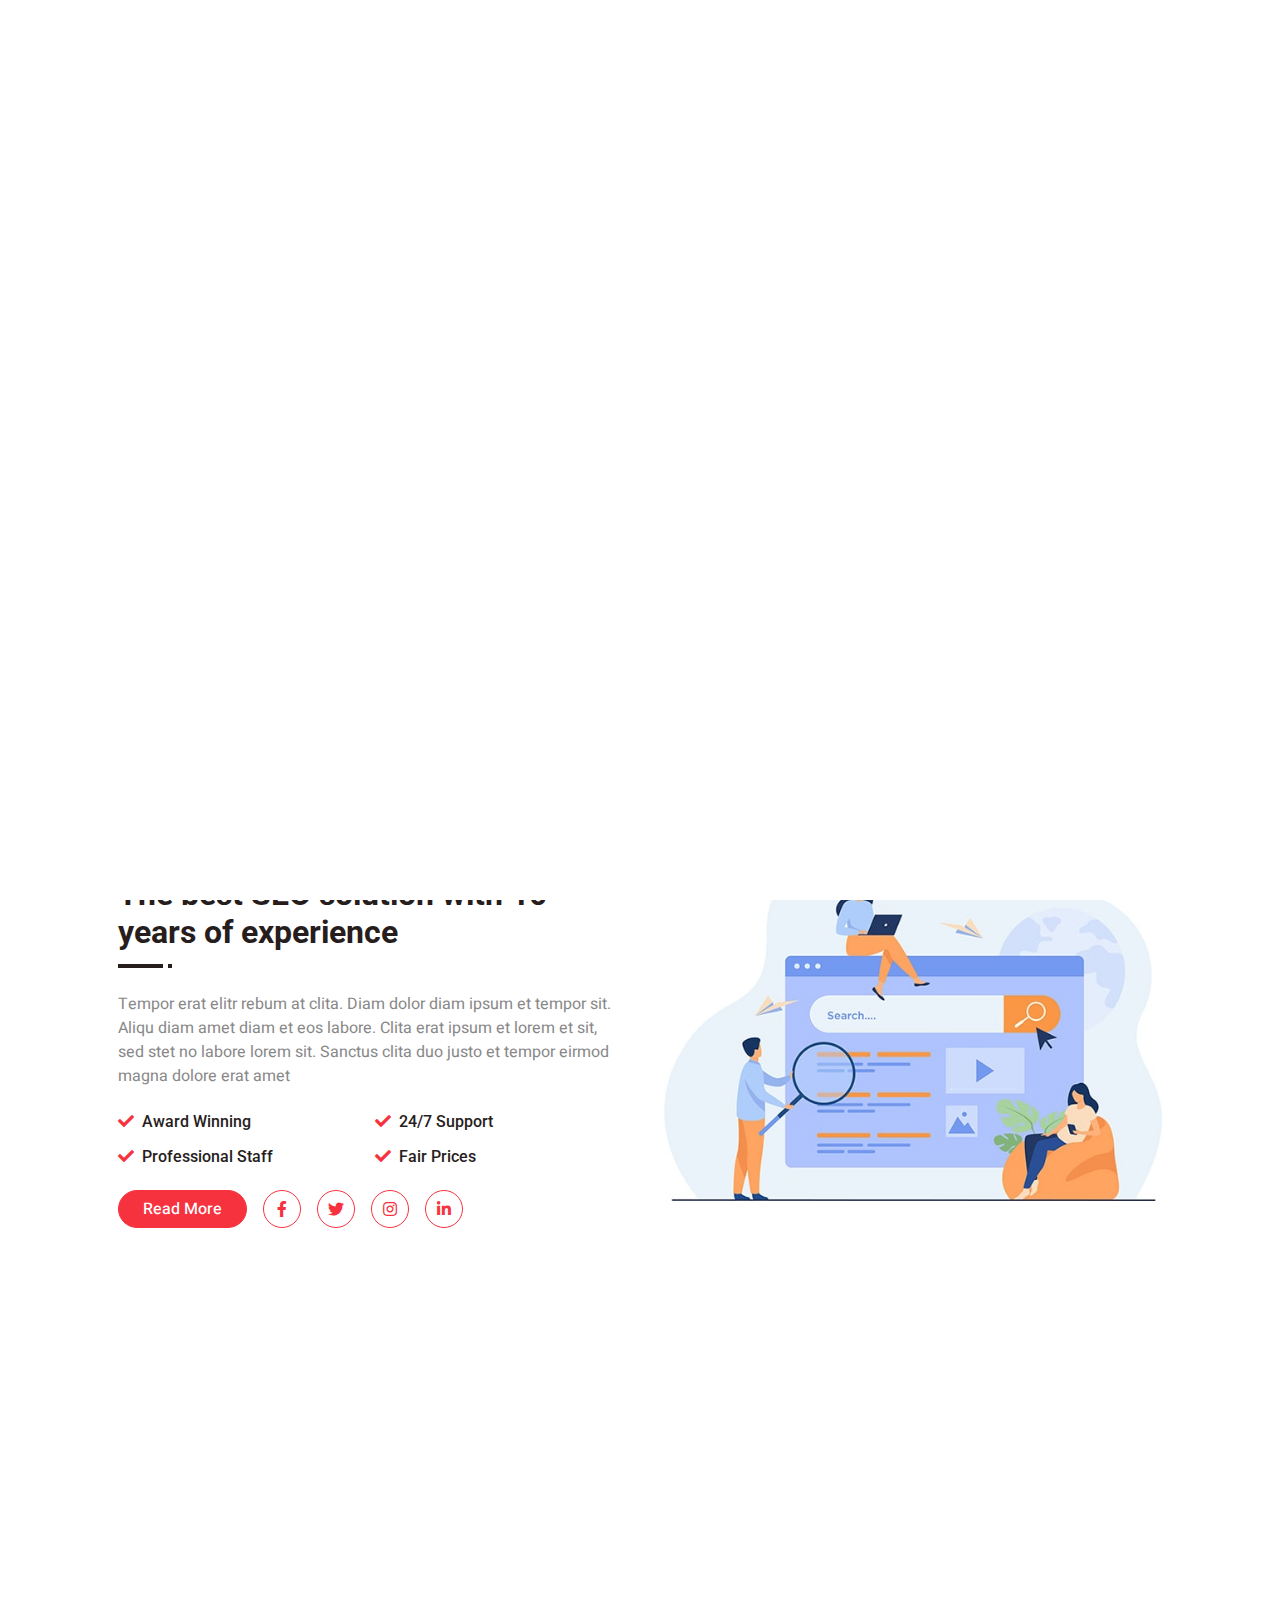
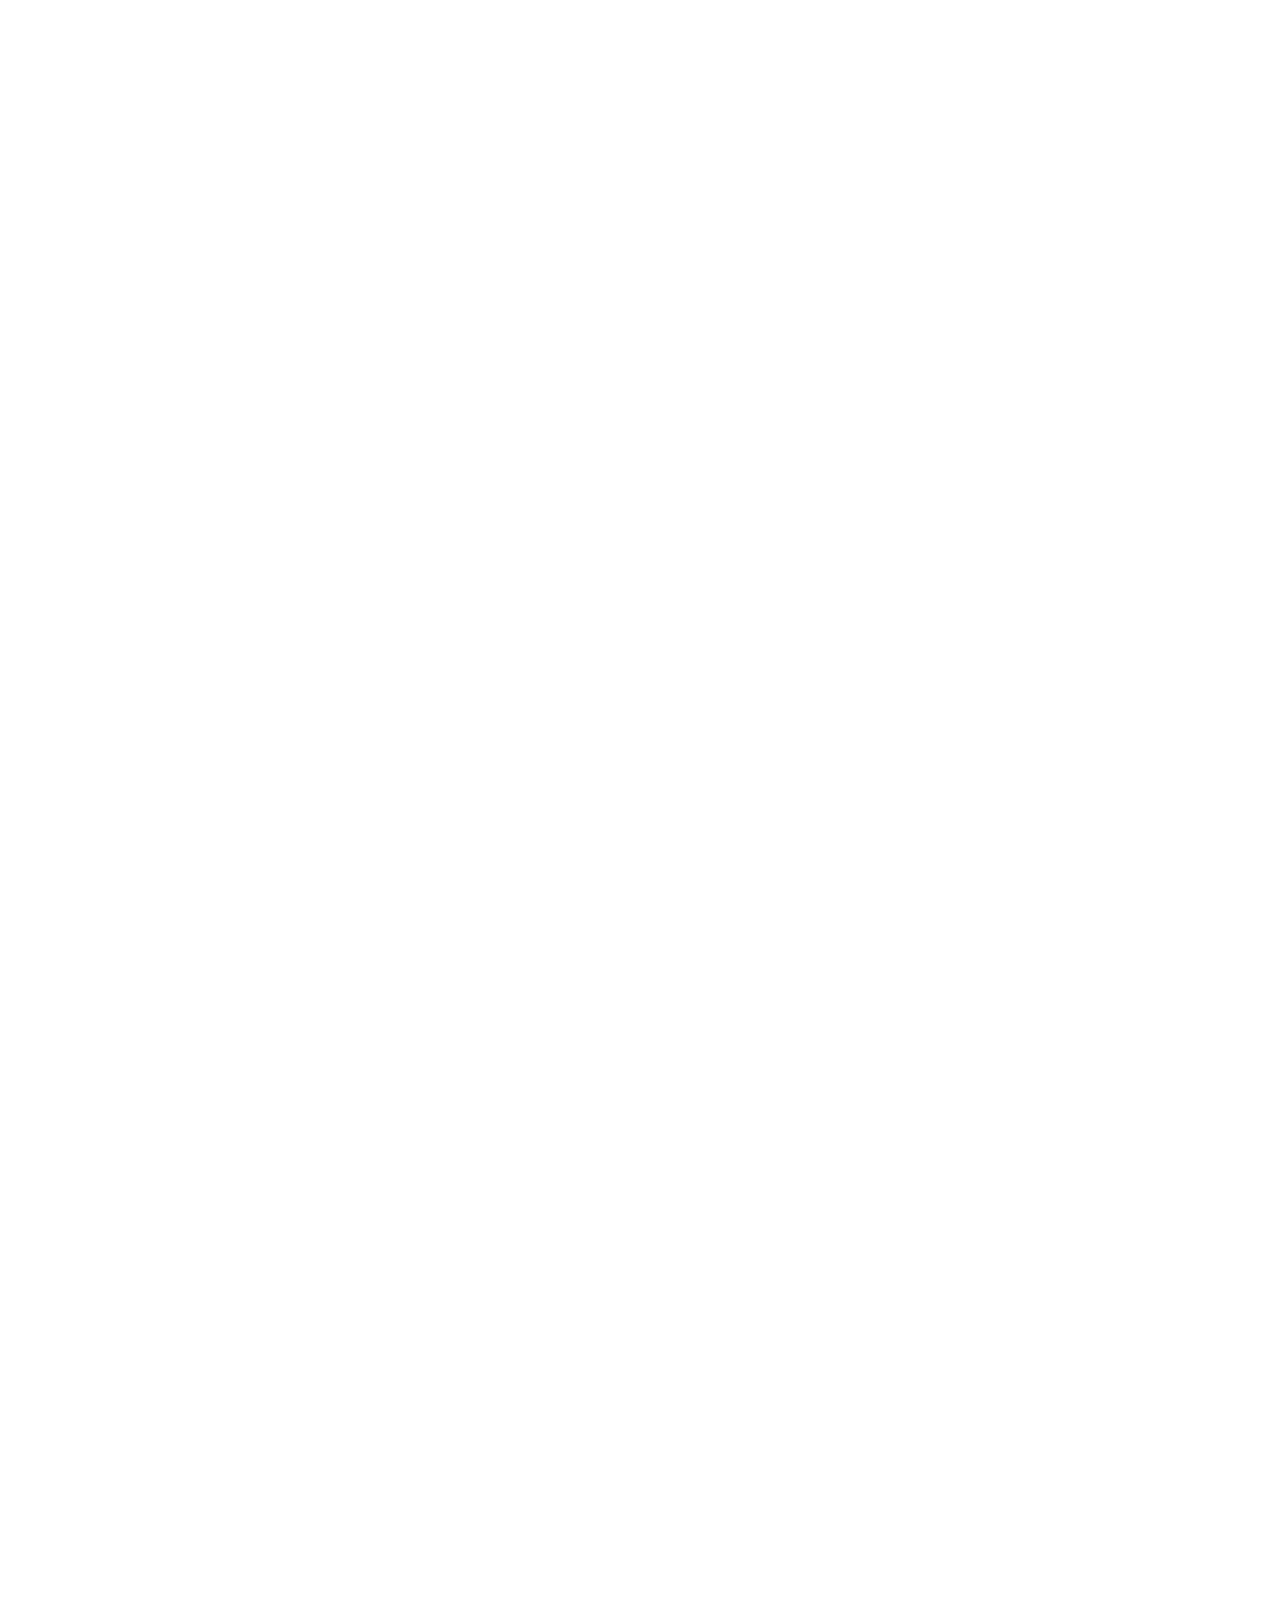
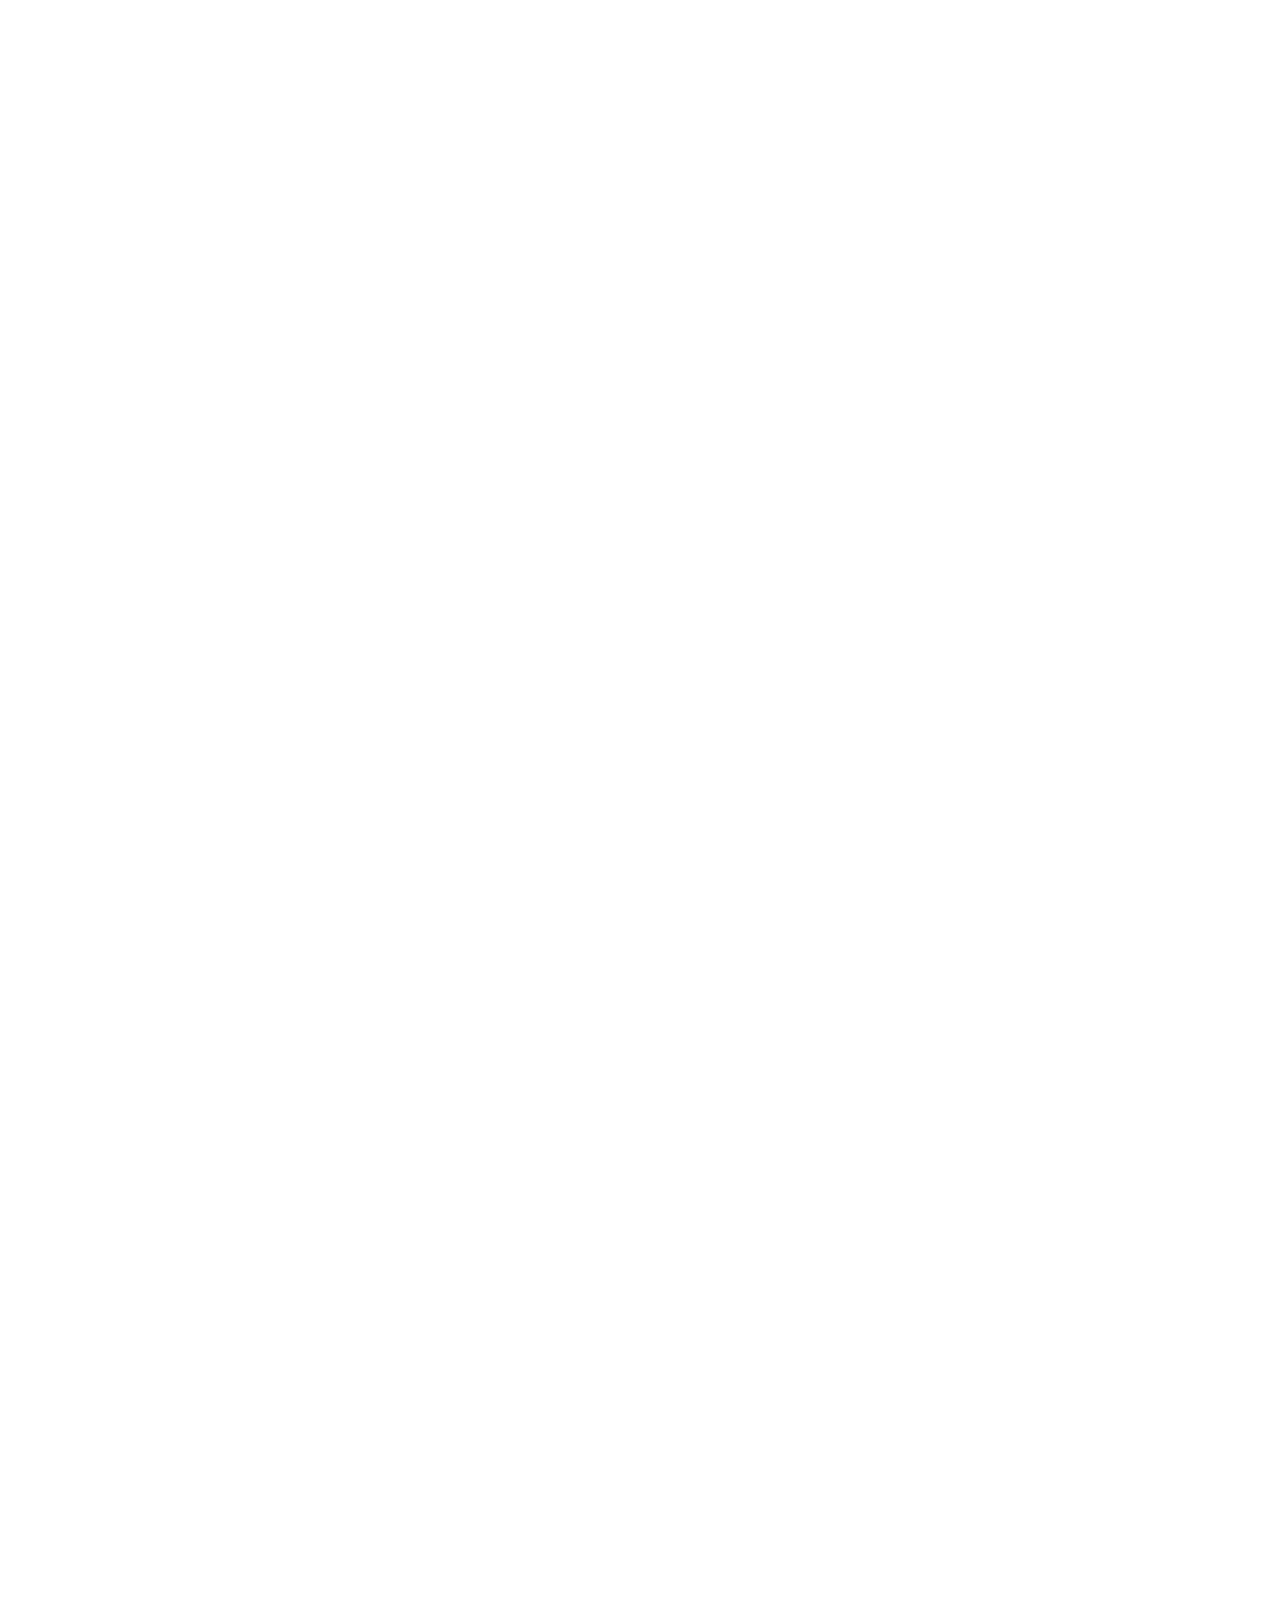
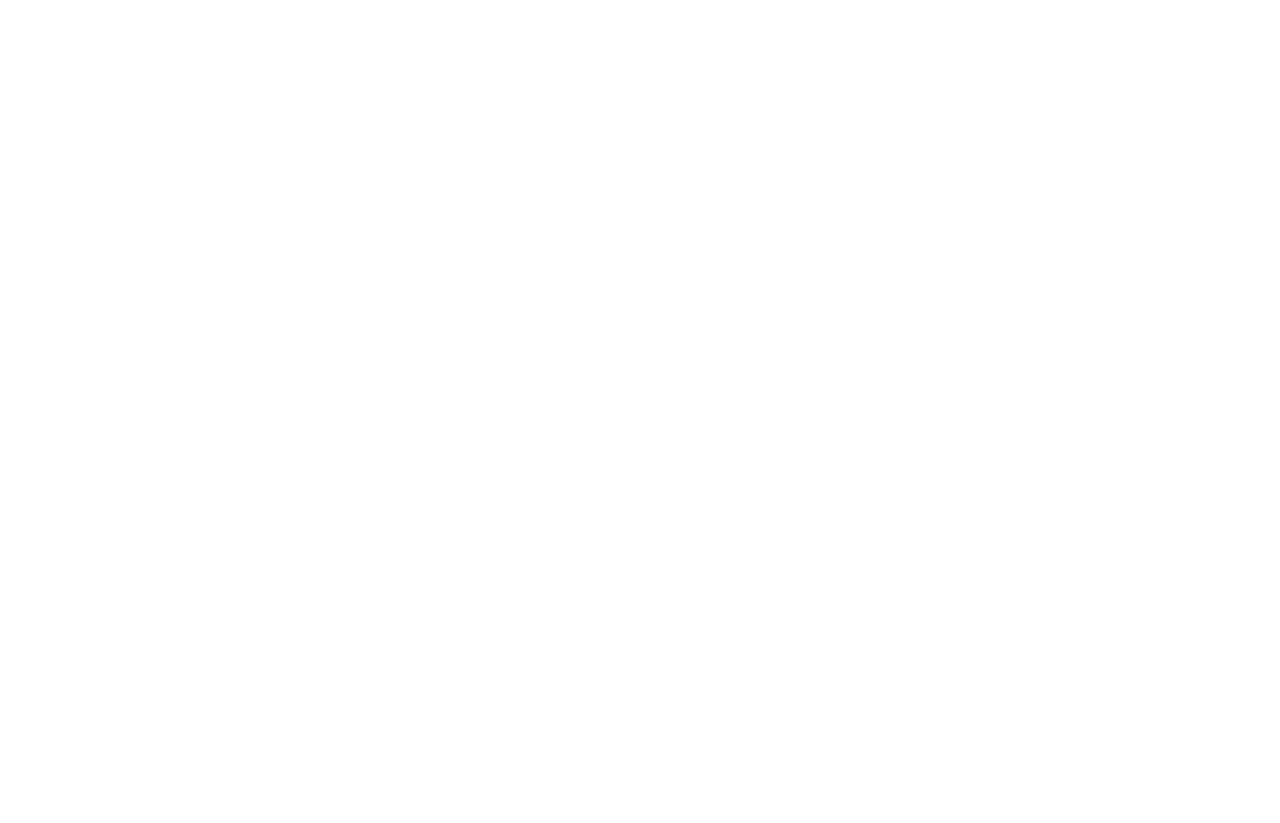
<file: index.html>
<!DOCTYPE html>
<html lang="en">

<head>
    <meta charset="utf-8">
    <title>VOIPED STAGING</title>
    <meta content="width=device-width, initial-scale=1.0" name="viewport">
    <meta content="" name="keywords">
    <meta content="" name="description">

    <!-- Favicon -->
    <link href="/img/voipedlogo.png" rel="icon">

    <!-- Font Awesome CDN -->

    <link rel="stylesheet" href="https://cdnjs.cloudflare.com/ajax/libs/font-awesome/6.2.1/css/all.min.css"/>


    <!-- Google Web Fonts -->
    <link rel="preconnect" href="https://fonts.googleapis.com">
    <link rel="preconnect" href="https://fonts.gstatic.com" crossorigin>
    <link href="https://fonts.googleapis.com/css2?family=Heebo:wght@400;500&family=Roboto:wght@400;500;700&display=swap" rel="stylesheet"> 

    <!-- Icon Font Stylesheet -->
    <link href="https://cdnjs.cloudflare.com/ajax/libs/font-awesome/5.10.0/css/all.min.css" rel="stylesheet">
    <link href="https://cdn.jsdelivr.net/npm/bootstrap-icons@1.4.1/font/bootstrap-icons.css" rel="stylesheet">

    <!-- Libraries Stylesheet -->
    <link href="lib/animate/animate.min.css" rel="stylesheet">
    <link href="lib/owlcarousel/assets/owl.carousel.min.css" rel="stylesheet">
    <link href="lib/lightbox/css/lightbox.min.css" rel="stylesheet">

    <!-- jquery cdn -->
    <script src="https://code.jquery.com/jquery-3.6.3.js" integrity="sha256-nQLuAZGRRcILA+6dMBOvcRh5Pe310sBpanc6+QBmyVM=" crossorigin="anonymous"></script>

    <!-- Customized Bootstrap Stylesheet -->
    <link href="css/bootstrap.min.css" rel="stylesheet">

    <!-- Template Stylesheet -->
    <link href="css/style.css" rel="stylesheet">
</head>

<body class="main-body">
    <div class="container-xxl p-0">
        <!-- Spinner Start -->
        <div id="spinner" class="show spinner position-fixed translate-middle w-100 vh-100 top-50 start-50 d-flex align-items-center justify-content-center">
            <div class="spinner-grow text-primary" style="width: 3rem; height: 3rem;" role="status">
                <span class="sr-only">Loading...</span>
            </div>
        </div>
        <!-- Spinner End -->


        <!-- Navbar & Hero Start -->
        <div class="container-xxl position-relative p-0">
            <nav class="navbar navbar-expand-lg navbar-light px-4 px-lg-5 py-3 py-lg-0">
                <a href="" class="navbar-brand  p-2">
                    <h1 class="m-0 main-logo"></h1>
                    <!-- <img src="img/logo.png" alt="Logo"> -->
                </a>
                <button class="navbar-toggler border-danger" type="button" data-bs-toggle="collapse" data-bs-target="#navbarCollapse">
                    <span class="fa fa-bars" style="color: var(--primary);"></span>
                </button>
                <div class="collapse navbar-collapse" id="navbarCollapse">
                    <div class="navbar-nav ms-auto py-0">
                        <a href="index.html" class="nav-item nav-link active">Home</a>
                        <a href="about.html" class="nav-item nav-link">About</a>
                        <a href="service.html" class="nav-item nav-link">Service</a>
                        <a href="project.html" class="nav-item nav-link">Project</a>
                        <div class="nav-item dropdown">
                            <a href="#" class="nav-link dropdown-toggle" data-bs-toggle="dropdown">Pages</a>
                            <div class="dropdown-menu m-0">
                                <a href="team.html" class="dropdown-item">Our Team</a>
                                <a href="testimonial.html" class="dropdown-item">Testimonial</a>
                                <a href="404.html" class="dropdown-item">404 Page</a>
                            </div>
                        </div>
                        <a href="contact.html" class="nav-item nav-link">Contact</a>
                        
                    </div>
                    <button class="toggle-switch mx-3"><h3 class="mode-text"><i class="fa fa-moon"></i> Dark Mode</h3></button>
            </nav>

            <div class="container- py-5 bg-primary hero-header mb-5">
                <div class="container my-5 py-5 px-lg-5">
                    <div class="row g-5 py-5">
                        <div class="col-lg-6 text-center text-lg-start">
                            <h1 class="text-white mb-4 animated zoomIn">All in one SEO tool need to grow your business rapidly</h1>
                            <p class="text-white pb-3 animated zoomIn">Tempor rebum no at dolore lorem clita rebum rebum ipsum rebum stet dolor sed justo kasd. Ut dolor sed magna dolor sea diam. Sit diam sit justo amet ipsum vero ipsum clita lorem</p>
                            <a href="" class="btn btn-1 py-sm-3 px-sm-5 rounded-pill me-3 animated slideInLeft">Free Quote</a>
                            <a href="" class="btn btn-outline-light py-sm-3 px-sm-5 rounded-pill animated slideInRight">Contact Us</a>
                        </div>
                        <div class="col-lg-6 text-center text-lg-start">
                            <img class="img-fluid dance-img" src="img/hero.png" alt="">
                        </div>
                    </div>
                </div>
            </div>
        </div>
        <!-- Navbar & Hero End -->


        <!-- Full Screen Search Start -->
        <div class="modal fade" id="searchModal" tabindex="-1">
            <div class="modal-dialog modal-fullscreen">
                <div class="modal-content" style="background: rgba(29, 29, 39, 0.7);">
                    <div class="modal-header border-0">
                        <button type="button" class="btn bg-white btn-close" data-bs-dismiss="modal" aria-label="Close"></button>
                    </div>
                    <div class="modal-body d-flex align-items-center justify-content-center">
                        <div class="input-group" style="max-width: 600px;">
                            <input type="text" class="form-control bg-transparent border-light p-3" placeholder="Type search keyword">
                            <button class="btn btn-light px-4"><i class="bi bi-search"></i></button>
                        </div>
                    </div>
                </div>
            </div>
        </div>
        <!-- Full Screen Search End -->


        <!-- About Start -->
        <div class="container-xxl py-5">
            <div class="container px-lg-5">
                <div class="row g-5">
                    <div class="col-lg-6 wow fadeInUp" data-wow-delay="0.1s">
                        <div class="section-title position-relative mb-4 pb-2">
                            <h6 class="position-relative text-primary ps-4">About Us</h6>
                            <h2 class="mt-2">The best SEO solution with 10 years of experience</h2>
                        </div>
                        <p class="mb-4">Tempor erat elitr rebum at clita. Diam dolor diam ipsum et tempor sit. Aliqu diam amet diam et eos labore. Clita erat ipsum et lorem et sit, sed stet no labore lorem sit. Sanctus clita duo justo et tempor eirmod magna dolore erat amet</p>
                        <div class="row g-3">
                            <div class="col-sm-6">
                                <h6 class="mb-3"><i class="fa fa-check text-primary me-2"></i>Award Winning</h6>
                                <h6 class="mb-0"><i class="fa fa-check text-primary me-2"></i>Professional Staff</h6>
                            </div>
                            <div class="col-sm-6">
                                <h6 class="mb-3"><i class="fa fa-check text-primary me-2"></i>24/7 Support</h6>
                                <h6 class="mb-0"><i class="fa fa-check text-primary me-2"></i>Fair Prices</h6>
                            </div>
                        </div>
                        <div class="d-flex align-items-center mt-4">
                            <a class="btn btn-primary rounded-pill px-4 me-3" href="">Read More</a>
                            <a class="btn btn-outline-primary btn-square me-3" href=""><i class="fab fa-facebook-f"></i></a>
                            <a class="btn btn-outline-primary btn-square me-3" href=""><i class="fab fa-twitter"></i></a>
                            <a class="btn btn-outline-primary btn-square me-3" href=""><i class="fab fa-instagram"></i></a>
                            <a class="btn btn-outline-primary btn-square" href=""><i class="fab fa-linkedin-in"></i></a>
                        </div>
                    </div>
                    <div class="col-lg-6">
                        <img class="img-fluid wow zoomIn" data-wow-delay="0.5s" src="img/about.jpg">
                    </div>
                </div>
            </div>
        </div>
        <!-- About End -->


        <!-- Newsletter Start -->
        <div class="container-xxl bg-primary newsletter my-5 wow fadeInUp" data-wow-delay="0.1s">
            <div class="container px-lg-5">
                <div class="row align-items-center" style="height: 250px;">
                    <div class="col-12 col-md-6">
                        <h3 class="text-white">Ready to get started</h3>
                        <small class="text-white">Diam elitr est dolore at sanctus nonumy.</small>
                        <div class="position-relative w-100 mt-3">
                            <input class="form-control border-0 rounded-pill w-100 ps-4 pe-5" type="text" placeholder="Enter Your Email" style="height: 48px;">
                            <button type="button" class="btn shadow-none position-absolute top-0 end-0 mt-1 me-2"><i class="fa fa-paper-plane text-primary fs-4"></i></button>
                        </div>
                    </div>
                    <div class="col-md-6 text-center mb-n5 d-none d-md-block">
                        <img class="img-fluid mt-5" style="height: 250px;" src="img/newsletter.png">
                    </div>
                </div>
            </div>
        </div>
        <!-- Newsletter End -->

        <!-- Service Start -->
        <div class="container-xxl py-5">
            <div class="container px-lg-5">
                <div class="section-title position-relative text-center mb-5 pb-2 wow fadeInUp" data-wow-delay="0.1s">
                    <h6 class="position-relative d-inline text-primary ps-4">Our Services</h6>
                    <h2 class="mt-2">What Solutions We Provide</h2>
                </div>
                <div class="row g-4">
                    <div class="col-lg-4 col-md-6 wow zoomIn" data-wow-delay="0.1s">
                        <div class="service-item d-flex flex-column justify-content-center text-center rounded">
                            <div class="service-icon flex-shrink-0">
                                <i class="fa fa-home fa-2x"></i>
                            </div>
                            <h5 class="mb-3">SEO Optimization</h5>
                            <p>Erat ipsum justo amet duo et elitr dolor, est duo duo eos lorem sed diam stet diam sed stet lorem.</p>
                            <a class="btn px-3 mt-auto mx-auto" href="">Read More</a>
                        </div>
                    </div>
                    <div class="col-lg-4 col-md-6 wow zoomIn" data-wow-delay="0.3s">
                        <div class="service-item d-flex flex-column justify-content-center text-center rounded">
                            <div class="service-icon flex-shrink-0">
                                <i class="fa fa-home fa-2x"></i>
                            </div>
                            <h5 class="mb-3">Web Design</h5>
                            <p>Erat ipsum justo amet duo et elitr dolor, est duo duo eos lorem sed diam stet diam sed stet lorem.</p>
                            <a class="btn px-3 mt-auto mx-auto" href="">Read More</a>
                        </div>
                    </div>
                    <div class="col-lg-4 col-md-6 wow zoomIn" data-wow-delay="0.6s">
                        <div class="service-item d-flex flex-column justify-content-center text-center rounded">
                            <div class="service-icon flex-shrink-0">
                                <i class="fa fa-home fa-2x"></i>
                            </div>
                            <h5 class="mb-3">Social Media Marketing</h5>
                            <p>Erat ipsum justo amet duo et elitr dolor, est duo duo eos lorem sed diam stet diam sed stet lorem.</p>
                            <a class="btn px-3 mt-auto mx-auto" href="">Read More</a>
                        </div>
                    </div>
                    <div class="col-lg-4 col-md-6 wow zoomIn" data-wow-delay="0.1s">
                        <div class="service-item d-flex flex-column justify-content-center text-center rounded">
                            <div class="service-icon flex-shrink-0">
                                <i class="fa fa-home fa-2x"></i>
                            </div>
                            <h5 class="mb-3">Email Marketing</h5>
                            <p>Erat ipsum justo amet duo et elitr dolor, est duo duo eos lorem sed diam stet diam sed stet lorem.</p>
                            <a class="btn px-3 mt-auto mx-auto" href="">Read More</a>
                        </div>
                    </div>
                    <div class="col-lg-4 col-md-6 wow zoomIn" data-wow-delay="0.3s">
                        <div class="service-item d-flex flex-column justify-content-center text-center rounded">
                            <div class="service-icon flex-shrink-0">
                                <i class="fa fa-home fa-2x"></i>
                            </div>
                            <h5 class="mb-3">PPC Advertising</h5>
                            <p>Erat ipsum justo amet duo et elitr dolor, est duo duo eos lorem sed diam stet diam sed stet lorem.</p>
                            <a class="btn px-3 mt-auto mx-auto" href="">Read More</a>
                        </div>
                    </div>
                    <div class="col-lg-4 col-md-6 wow zoomIn" data-wow-delay="0.6s">
                        <div class="service-item d-flex flex-column justify-content-center text-center rounded">
                            <div class="service-icon flex-shrink-0">
                                <i class="fa fa-home fa-2x"></i>
                            </div>
                            <h5 class="mb-3">App Development</h5>
                            <p>Erat ipsum justo amet duo et elitr dolor, est duo duo eos lorem sed diam stet diam sed stet lorem.</p>
                            <a class="btn px-3 mt-auto mx-auto" href="">Read More</a>
                        </div>
                    </div>
                </div>
            </div>
        </div>
        <!-- Service End -->





        <!-- Testimonial Start -->
        <div class="container-xxl bg-primary testimonial py-5 my-5 wow fadeInUp mt-3" data-wow-delay="0.1s">
            <div class="container py-5 px-lg-5">
                <div class="owl-carousel testimonial-carousel">
                    <div class="testimonial-item bg-transparent border rounded text-white p-4">
                        <i class="fa fa-quote-left fa-2x mb-3"></i>
                        <p>Dolor et eos labore, stet justo sed est sed. Diam sed sed dolor stet amet eirmod eos labore diam</p>
                        <div class="d-flex align-items-center">
                            <img class="img-fluid flex-shrink-0 rounded-circle" src="img/testimonial-1.jpg" style="width: 50px; height: 50px;">
                            <div class="ps-3">
                                <h6 class="text-white mb-1">Client Name</h6>
                                <small>Profession</small>
                            </div>
                        </div>
                    </div>
                    <div class="testimonial-item bg-transparent border rounded text-white p-4">
                        <i class="fa fa-quote-left fa-2x mb-3"></i>
                        <p>Dolor et eos labore, stet justo sed est sed. Diam sed sed dolor stet amet eirmod eos labore diam</p>
                        <div class="d-flex align-items-center">
                            <img class="img-fluid flex-shrink-0 rounded-circle" src="img/testimonial-2.jpg" style="width: 50px; height: 50px;">
                            <div class="ps-3">
                                <h6 class="text-white mb-1">Client Name</h6>
                                <small>Profession</small>
                            </div>
                        </div>
                    </div>
                    <div class="testimonial-item bg-transparent border rounded text-white p-4">
                        <i class="fa fa-quote-left fa-2x mb-3"></i>
                        <p>Dolor et eos labore, stet justo sed est sed. Diam sed sed dolor stet amet eirmod eos labore diam</p>
                        <div class="d-flex align-items-center">
                            <img class="img-fluid flex-shrink-0 rounded-circle" src="img/testimonial-3.jpg" style="width: 50px; height: 50px;">
                            <div class="ps-3">
                                <h6 class="text-white mb-1">Client Name</h6>
                                <small>Profession</small>
                            </div>
                        </div>
                    </div>
                    <div class="testimonial-item bg-transparent border rounded text-white p-4">
                        <i class="fa fa-quote-left fa-2x mb-3"></i>
                        <p>Dolor et eos labore, stet justo sed est sed. Diam sed sed dolor stet amet eirmod eos labore diam</p>
                        <div class="d-flex align-items-center">
                            <img class="img-fluid flex-shrink-0 rounded-circle" src="img/testimonial-4.jpg" style="width: 50px; height: 50px;">
                            <div class="ps-3">
                                <h6 class="text-white mb-1">Client Name</h6>
                                <small>Profession</small>
                            </div>
                        </div>
                    </div>
                </div>
            </div>
        </div>
        <!-- Testimonial End -->

                <!-- Portfolio Start -->
                <div class="container-xxl py-5" style="margin-bottom: 300px;">
                    <div class="container px-lg-5">
                        <div class="section-title position-relative text-center mb-5 pb-2 wow fadeInUp" data-wow-delay="0.1s">
                            <h6 class="position-relative d-inline text-primary ps-4">Our Projects</h6>
                            <h2 class="mt-2">Recently Launched Projects</h2>
                        </div>
                        <div class="row mt-n2 wow fadeInUp" data-wow-delay="0.1s">
                            <div class="col-12 text-center">
                                <ul class="list-inline mb-5" id="portfolio-flters">
                                    <li class="btn px-3 pe-4 active" data-filter="*">All</li>
                                    <li class="btn px-3 pe-4" data-filter=".first">Design</li>
                                    <li class="btn px-3 pe-4" data-filter=".second">Development</li>
                                </ul>
                            </div>
                        </div>
                        <div class="row g-4 portfolio-container">
                            <div class="col-lg-4 col-md-6 portfolio-item first wow zoomIn" data-wow-delay="0.1s">
                                <div class="position-relative rounded overflow-hidden">
                                    <img class="img-fluid w-100" src="img/portfolio-1.jpg" alt="">
                                    <div class="portfolio-overlay">
                                        <a class="btn btn-light" href="img/portfolio-1.jpg" data-lightbox="portfolio"><i class="fa fa-plus fa-2x text-primary"></i></a>
                                        <div class="mt-auto">
                                            <small class="text-white"><i class="fa fa-folder me-2"></i>Web Design</small>
                                            <a class="h5 d-block text-white mt-1 mb-0" href="">Project Name</a>
                                        </div>
                                    </div>
                                </div>
                            </div>
                            <div class="col-lg-4 col-md-6 portfolio-item second wow zoomIn" data-wow-delay="0.3s">
                                <div class="position-relative rounded overflow-hidden">
                                    <img class="img-fluid w-100" src="img/portfolio-2.jpg" alt="">
                                    <div class="portfolio-overlay">
                                        <a class="btn btn-light" href="img/portfolio-2.jpg" data-lightbox="portfolio"><i class="fa fa-plus fa-2x text-primary"></i></a>
                                        <div class="mt-auto">
                                            <small class="text-white"><i class="fa fa-folder me-2"></i>Web Design</small>
                                            <a class="h5 d-block text-white mt-1 mb-0" href="">Project Name</a>
                                        </div>
                                    </div>
                                </div>
                            </div>
                            <div class="col-lg-4 col-md-6 portfolio-item first wow zoomIn" data-wow-delay="0.6s">
                                <div class="position-relative rounded overflow-hidden">
                                    <img class="img-fluid w-100" src="img/portfolio-3.jpg" alt="">
                                    <div class="portfolio-overlay">
                                        <a class="btn btn-light" href="img/portfolio-3.jpg" data-lightbox="portfolio"><i class="fa fa-plus fa-2x text-primary"></i></a>
                                        <div class="mt-auto">
                                            <small class="text-white"><i class="fa fa-folder me-2"></i>Web Design</small>
                                            <a class="h5 d-block text-white mt-1 mb-0" href="">Project Name</a>
                                        </div>
                                    </div>
                                </div>
                            </div>
                            <div class="col-lg-4 col-md-6 portfolio-item second wow zoomIn" data-wow-delay="0.1s">
                                <div class="position-relative rounded overflow-hidden">
                                    <img class="img-fluid w-100" src="img/portfolio-4.jpg" alt="">
                                    <div class="portfolio-overlay">
                                        <a class="btn btn-light" href="img/portfolio-4.jpg" data-lightbox="portfolio"><i class="fa fa-plus fa-2x text-primary"></i></a>
                                        <div class="mt-auto">
                                            <small class="text-white"><i class="fa fa-folder me-2"></i>Web Design</small>
                                            <a class="h5 d-block text-white mt-1 mb-0" href="">Project Name</a>
                                        </div>
                                    </div>
                                </div>
                            </div>
                            <div class="col-lg-4 col-md-6 portfolio-item first wow zoomIn" data-wow-delay="0.3s">
                                <div class="position-relative rounded overflow-hidden">
                                    <img class="img-fluid w-100" src="img/portfolio-5.jpg" alt="">
                                    <div class="portfolio-overlay">
                                        <a class="btn btn-light" href="img/portfolio-5.jpg" data-lightbox="portfolio"><i class="fa fa-plus fa-2x text-primary"></i></a>
                                        <div class="mt-auto">
                                            <small class="text-white"><i class="fa fa-folder me-2"></i>Web Design</small>
                                            <a class="h5 d-block text-white mt-1 mb-0" href="">Project Name</a>
                                        </div>
                                    </div>
                                </div>
                            </div>
                            <div class="col-lg-4 col-md-6 portfolio-item second wow zoomIn" data-wow-delay="0.6s">
                                <div class="position-relative rounded overflow-hidden">
                                    <img class="img-fluid w-100" src="img/portfolio-6.jpg" alt="">
                                    <div class="portfolio-overlay">
                                        <a class="btn btn-light" href="img/portfolio-6.jpg" data-lightbox="portfolio"><i class="fa fa-plus fa-2x text-primary"></i></a>
                                        <div class="mt-auto">
                                            <small class="text-white"><i class="fa fa-folder me-2"></i>Web Design</small>
                                            <a class="h5 d-block text-white mt-1 mb-0" href="">Project Name</a>
                                        </div>
                                    </div>
                                </div>
                            </div>
                        </div>
                    </div>
                </div>
                <!-- Portfolio End -->

        <!-- Team Start -->
        <div class="container-xxl py-5">
            <div class="container px-lg-5">
                <div class="section-title position-relative text-center mb-5 pb-2 wow fadeInUp" data-wow-delay="0.1s">
                    <h6 class="position-relative d-inline text-primary ps-4">Our Team</h6>
                    <h2 class="mt-2">Meet Our Team Members</h2>
                </div>
                <div class="row g-4">
                    <div class="col-lg-4 col-md-6 wow fadeInUp" data-wow-delay="0.1s">
                        <div class="team-item">
                            <div class="d-flex">
                                <div class="flex-shrink-0 d-flex flex-column align-items-center mt-4 pt-5" style="width: 75px;">
                                    <a class="btn btn-square text-primary bg-white my-1" href=""><i class="fab fa-facebook-f"></i></a>
                                    <a class="btn btn-square text-primary bg-white my-1" href=""><i class="fab fa-twitter"></i></a>
                                    <a class="btn btn-square text-primary bg-white my-1" href=""><i class="fab fa-instagram"></i></a>
                                    <a class="btn btn-square text-primary bg-white my-1" href=""><i class="fab fa-linkedin-in"></i></a>
                                </div>
                                <img class="img-fluid team-img rounded w-100" src="img/team-1.jpg" alt="">
                            </div>
                            <div class="px-4 py-3">
                                <h4 class="fw-bold m-0">Jhon Doe</h4>
                                <small>CEO</small>
                            </div>
                        </div>
                    </div>
                    <div class="col-lg-4 col-md-6 wow fadeInUp" data-wow-delay="0.3s">
                        <div class="team-item">
                            <div class="d-flex">
                                <div class="flex-shrink-0 d-flex flex-column align-items-center mt-4 pt-5" style="width: 75px;">
                                    <a class="btn btn-square text-primary bg-white my-1" href=""><i class="fab fa-facebook-f"></i></a>
                                    <a class="btn btn-square text-primary bg-white my-1" href=""><i class="fab fa-twitter"></i></a>
                                    <a class="btn btn-square text-primary bg-white my-1" href=""><i class="fab fa-instagram"></i></a>
                                    <a class="btn btn-square text-primary bg-white my-1" href=""><i class="fab fa-linkedin-in"></i></a>
                                </div>
                                <img class="img-fluid team-img rounded w-100" src="img/team-2.jpg" alt="">
                            </div>
                            <div class="px-4 py-3">
                                <h4 class="fw-bold m-0">Emma William</h4>
                                <small>Manager</small>
                            </div>
                        </div>
                    </div>
                    <div class="col-lg-4 col-md-6 wow fadeInUp" data-wow-delay="0.6s">
                        <div class="team-item">
                            <div class="d-flex">
                                <div class="flex-shrink-0 d-flex flex-column align-items-center mt-4 pt-5" style="width: 75px;">
                                    <a class="btn btn-square text-primary bg-white my-1" href=""><i class="fab fa-facebook-f"></i></a>
                                    <a class="btn btn-square text-primary bg-white my-1" href=""><i class="fab fa-twitter"></i></a>
                                    <a class="btn btn-square text-primary bg-white my-1" href=""><i class="fab fa-instagram"></i></a>
                                    <a class="btn btn-square text-primary bg-white my-1" href=""><i class="fab fa-linkedin-in"></i></a>
                                </div>
                                <img class="img-fluid team-img rounded w-100" src="img/team-3.jpg" alt="">
                            </div>
                            <div class="px-4 py-3">
                                <h4 class="fw-bold m-0">Noah Michael</h4>
                                <small>Designer</small>
                            </div>
                        </div>
                    </div>
                </div>
            </div>
        </div>
        <!-- Team End -->
        

        <!-- Footer Start -->
        <div class="container-fluid bg-primary text-light footer mt-5 pt-5 wow fadeIn" data-wow-delay="0.1s">
            <div class="container py-5 px-lg-5">
                <div class="row g-5">
                    <div class="col-md-6 col-lg-3">
                        <h5 class="text-white mb-4">Get In Touch</h5>
                        <p><i class="fa fa-map-marker-alt me-3"></i>123 Street, New York, USA</p>
                        <p><i class="fa fa-phone-alt me-3"></i>+012 345 67890</p>
                        <p><i class="fa fa-envelope me-3"></i>info@example.com</p>
                        <div class="d-flex pt-2">
                            <a class="btn btn-outline-light btn-social" href=""><i class="fab fa-twitter"></i></a>
                            <a class="btn btn-outline-light btn-social" href=""><i class="fab fa-facebook-f"></i></a>
                            <a class="btn btn-outline-light btn-social" href=""><i class="fab fa-youtube"></i></a>
                            <a class="btn btn-outline-light btn-social" href=""><i class="fab fa-instagram"></i></a>
                            <a class="btn btn-outline-light btn-social" href=""><i class="fab fa-linkedin-in"></i></a>
                        </div>
                    </div>
                    <div class="col-md-6 col-lg-3">
                        <h5 class="text-white mb-4">Popular Link</h5>
                        <a class="btn btn-link" href="">About Us</a>
                        <a class="btn btn-link" href="">Contact Us</a>
                        <a class="btn btn-link" href="">Privacy Policy</a>
                        <a class="btn btn-link" href="">Terms & Condition</a>
                        <a class="btn btn-link" href="">Career</a>
                    </div>
                    <div class="col-md-6 col-lg-3">
                        <h5 class="text-white mb-4">Project Gallery</h5>
                        <div class="row g-2">
                            <div class="col-4">
                                <img class="img-fluid" src="img/portfolio-1.jpg" alt="Image">
                            </div>
                            <div class="col-4">
                                <img class="img-fluid" src="img/portfolio-2.jpg" alt="Image">
                            </div>
                            <div class="col-4">
                                <img class="img-fluid" src="img/portfolio-3.jpg" alt="Image">
                            </div>
                            <div class="col-4">
                                <img class="img-fluid" src="img/portfolio-4.jpg" alt="Image">
                            </div>
                            <div class="col-4">
                                <img class="img-fluid" src="img/portfolio-5.jpg" alt="Image">
                            </div>
                            <div class="col-4">
                                <img class="img-fluid" src="img/portfolio-6.jpg" alt="Image">
                            </div>
                        </div>
                    </div>
                    <div class="col-md-6 col-lg-3">
                        <h5 class="text-white mb-4">Newsletter</h5>
                        <p>Lorem ipsum dolor sit amet elit. Phasellus nec pretium mi. Curabitur facilisis ornare velit non vulpu</p>
                        <div class="position-relative w-100 mt-3">
                            <input class="form-control border-0 rounded-pill w-100 ps-4 pe-5" type="text" placeholder="Your Email" style="height: 48px;">
                            <button type="button" class="btn shadow-none position-absolute top-0 end-0 mt-1 me-2"><i class="fa fa-paper-plane text-primary fs-4"></i></button>
                        </div>
                    </div>
                </div>
            </div>
            <div class="container px-lg-5">
                <div class="copyright">
                    <div class="row">
                        <div class="col-md-6 text-center text-md-start mb-3 mb-md-0">
                            &copy; <a class="border-bottom" href="#">Your Site Name</a>, All Right Reserved. 
							
							<!--/*** This template is free as long as you keep the footer author’s credit link/attribution link/backlink. If you'd like to use the template without the footer author’s credit link/attribution link/backlink, you can purchase the Credit Removal License from "https://htmlcodex.com/credit-removal". Thank you for your support. ***/-->
							Designed By <a class="border-bottom" href="https://htmlcodex.com">HTML Codex</a>
                            <br>Distributed By: <a class="border-bottom" href="https://themewagon.com" target="_blank">ThemeWagon</a>
                        </div>
                        <div class="col-md-6 text-center text-md-end">
                            <div class="footer-menu">
                                <a href="">Home</a>
                                <a href="">Cookies</a>
                                <a href="">Help</a>
                                <a href="">FQAs</a>
                            </div>
                        </div>
                    </div>
                </div>
            </div>
        </div>
        <!-- Footer End -->


        <!-- Back to Top -->
        <a href="#" class="btn btn-lg btn-primary btn-lg-square back-to-top pt-2"><i class="bi bi-arrow-up"></i></a>
    </div>

    <!-- JavaScript Libraries -->
    <script src="https://code.jquery.com/jquery-3.4.1.min.js"></script>
    <script src="https://cdn.jsdelivr.net/npm/bootstrap@5.0.0/dist/js/bootstrap.bundle.min.js"></script>
    <script src="lib/wow/wow.min.js"></script>
    <script src="lib/easing/easing.min.js"></script>
    <script src="lib/waypoints/waypoints.min.js"></script>
    <script src="lib/owlcarousel/owl.carousel.min.js"></script>
    <script src="lib/isotope/isotope.pkgd.min.js"></script>
    <script src="lib/lightbox/js/lightbox.min.js"></script>

    <!-- Template Javascript -->
    <script src="js/main.js"></script>
</body>

</html>
</file>
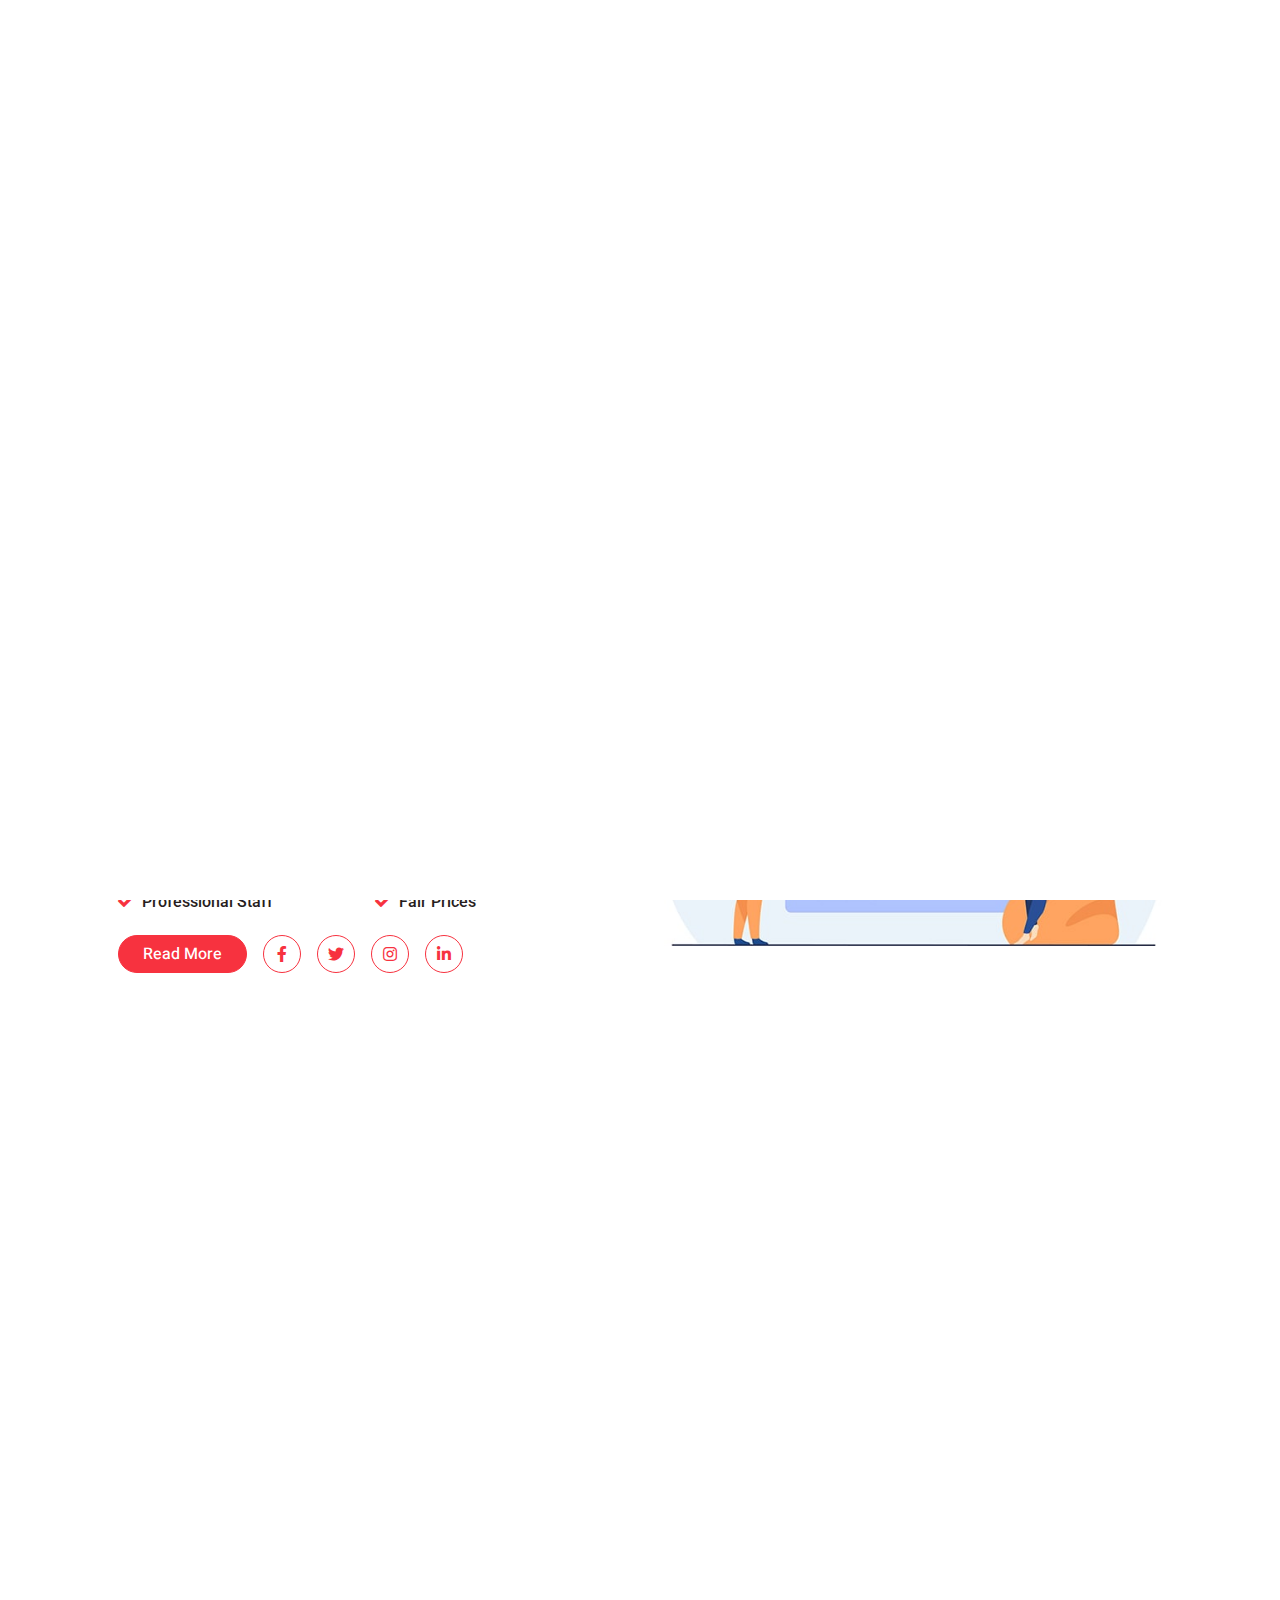
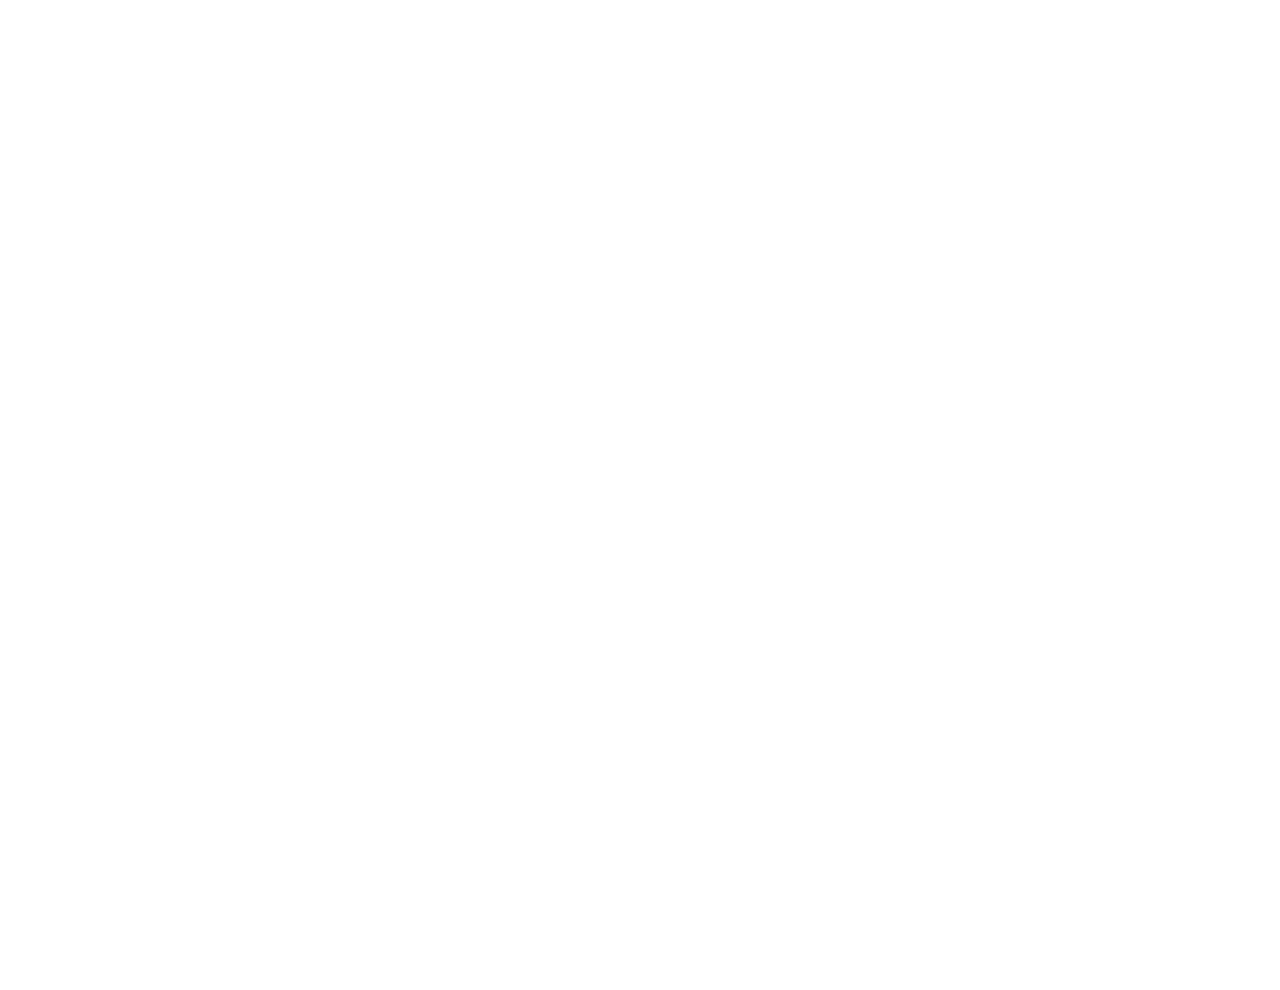
<file: about.html>
<!DOCTYPE html>
<html lang="en">

<head>
    <meta charset="utf-8">
    <title>SEO Master - SEO Agency Website Template</title>
    <meta content="width=device-width, initial-scale=1.0" name="viewport">
    <meta content="" name="keywords">
    <meta content="" name="description">

    <!-- Favicon -->
    <link href="/img/voipedlogo.png" rel="icon">

    <!-- Google Web Fonts -->
    <link rel="preconnect" href="https://fonts.googleapis.com">
    <link rel="preconnect" href="https://fonts.gstatic.com" crossorigin>
    <link href="https://fonts.googleapis.com/css2?family=Heebo:wght@400;500&family=Roboto:wght@400;500;700&display=swap" rel="stylesheet"> 

    <!-- Icon Font Stylesheet -->
    <link href="https://cdnjs.cloudflare.com/ajax/libs/font-awesome/5.10.0/css/all.min.css" rel="stylesheet">
    <link href="https://cdn.jsdelivr.net/npm/bootstrap-icons@1.4.1/font/bootstrap-icons.css" rel="stylesheet">

    <!-- Libraries Stylesheet -->
    <link href="lib/animate/animate.min.css" rel="stylesheet">
    <link href="lib/owlcarousel/assets/owl.carousel.min.css" rel="stylesheet">
    <link href="lib/lightbox/css/lightbox.min.css" rel="stylesheet">

    <!-- Customized Bootstrap Stylesheet -->
    <link href="css/bootstrap.min.css" rel="stylesheet">

    <!-- Template Stylesheet -->
    <link href="css/style.css" rel="stylesheet">
</head>

<body class="main-body">
    <div class="container-xxl p-0">
        <!-- Spinner Start -->
        <div id="spinner" class="show bg-white position-fixed translate-middle w-100 vh-100 top-50 start-50 d-flex align-items-center justify-content-center">
            <div class="spinner-grow text-primary" style="width: 3rem; height: 3rem;" role="status">
                <span class="sr-only">Loading...</span>
            </div>
        </div>
        <!-- Spinner End -->


        <!-- Navbar & Hero Start -->
        <div class="container-xxl position-relative p-0">
            <nav class="navbar navbar-expand-lg navbar-light px-4 px-lg-5 py-3 py-lg-0">
                <a href="" class="navbar-brand p-0">
                    <h1 class="m-0"><i class="fa fa-search me-2"></i>SEO<span class="fs-5">Master</span></h1>
                    <!-- <img src="img/logo.png" alt="Logo"> -->
                </a>
                <button class="navbar-toggler" type="button" data-bs-toggle="collapse" data-bs-target="#navbarCollapse">
                    <span class="fa fa-bars"></span>
                </button>
                <div class="collapse navbar-collapse" id="navbarCollapse">
                    <div class="navbar-nav ms-auto py-0">
                        <a href="index.html" class="nav-item nav-link">Home</a>
                        <a href="about.html" class="nav-item nav-link active">About</a>
                        <a href="service.html" class="nav-item nav-link">Service</a>
                        <a href="project.html" class="nav-item nav-link">Project</a>
                        <div class="nav-item dropdown">
                            <a href="#" class="nav-link dropdown-toggle" data-bs-toggle="dropdown">Pages</a>
                            <div class="dropdown-menu m-0">
                                <a href="team.html" class="dropdown-item">Our Team</a>
                                <a href="testimonial.html" class="dropdown-item">Testimonial</a>
                                <a href="404.html" class="dropdown-item">404 Page</a>
                            </div>
                        </div>
                        <a href="contact.html" class="nav-item nav-link">Contact</a>
                    </div>
                    <butaton type="button" class="btn text-secondary ms-3" data-bs-toggle="modal" data-bs-target="#searchModal"><i class="fa fa-search"></i></butaton>
                    <a href="https://htmlcodex.com/startup-company-website-template" class="btn btn-secondary text-light rounded-pill py-2 px-4 ms-3">Pro Version</a>
                </div>
            </nav>

            <div class="container-xxl py-5 bg-primary hero-header mb-5">
                <div class="container my-5 py-5 px-lg-5">
                    <div class="row g-5 py-5">
                        <div class="col-12 text-center">
                            <h1 class="text-white animated zoomIn">About Us</h1>
                            <hr class="bg-white mx-auto mt-0" style="width: 90px;">
                            <nav aria-label="breadcrumb">
                                <ol class="breadcrumb justify-content-center">
                                    <li class="breadcrumb-item"><a class="text-white" href="#">Home</a></li>
                                    <li class="breadcrumb-item"><a class="text-white" href="#">Pages</a></li>
                                    <li class="breadcrumb-item text-white active" aria-current="page">About</li>
                                </ol>
                            </nav>
                        </div>
                    </div>
                </div>
            </div>
        </div>
        <!-- Navbar & Hero End -->


        <!-- Full Screen Search Start -->
        <div class="modal fade" id="searchModal" tabindex="-1">
            <div class="modal-dialog modal-fullscreen">
                <div class="modal-content" style="background: rgba(29, 29, 39, 0.7);">
                    <div class="modal-header border-0">
                        <button type="button" class="btn bg-white btn-close" data-bs-dismiss="modal" aria-label="Close"></button>
                    </div>
                    <div class="modal-body d-flex align-items-center justify-content-center">
                        <div class="input-group" style="max-width: 600px;">
                            <input type="text" class="form-control bg-transparent border-light p-3" placeholder="Type search keyword">
                            <button class="btn btn-light px-4"><i class="bi bi-search"></i></button>
                        </div>
                    </div>
                </div>
            </div>
        </div>
        <!-- Full Screen Search End -->


        <!-- About Start -->
        <div class="container-xxl py-5">
            <div class="container px-lg-5">
                <div class="row g-5">
                    <div class="col-lg-6 wow fadeInUp" data-wow-delay="0.1s">
                        <div class="section-title position-relative mb-4 pb-2">
                            <h6 class="position-relative text-primary ps-4">About Us</h6>
                            <h2 class="mt-2">The best SEO solution with 10 years of experience</h2>
                        </div>
                        <p class="mb-4">Tempor erat elitr rebum at clita. Diam dolor diam ipsum et tempor sit. Aliqu diam amet diam et eos labore. Clita erat ipsum et lorem et sit, sed stet no labore lorem sit. Sanctus clita duo justo et tempor eirmod magna dolore erat amet</p>
                        <div class="row g-3">
                            <div class="col-sm-6">
                                <h6 class="mb-3"><i class="fa fa-check text-primary me-2"></i>Award Winning</h6>
                                <h6 class="mb-0"><i class="fa fa-check text-primary me-2"></i>Professional Staff</h6>
                            </div>
                            <div class="col-sm-6">
                                <h6 class="mb-3"><i class="fa fa-check text-primary me-2"></i>24/7 Support</h6>
                                <h6 class="mb-0"><i class="fa fa-check text-primary me-2"></i>Fair Prices</h6>
                            </div>
                        </div>
                        <div class="d-flex align-items-center mt-4">
                            <a class="btn btn-primary rounded-pill px-4 me-3" href="">Read More</a>
                            <a class="btn btn-outline-primary btn-square me-3" href=""><i class="fab fa-facebook-f"></i></a>
                            <a class="btn btn-outline-primary btn-square me-3" href=""><i class="fab fa-twitter"></i></a>
                            <a class="btn btn-outline-primary btn-square me-3" href=""><i class="fab fa-instagram"></i></a>
                            <a class="btn btn-outline-primary btn-square" href=""><i class="fab fa-linkedin-in"></i></a>
                        </div>
                    </div>
                    <div class="col-lg-6">
                        <img class="img-fluid wow zoomIn" data-wow-delay="0.5s" src="img/about.jpg">
                    </div>
                </div>
            </div>
        </div>
        <!-- About End -->


        <!-- Newsletter Start -->
        <div class="container-xxl bg-primary newsletter my-5 wow fadeInUp" data-wow-delay="0.1s">
            <div class="container px-lg-5">
                <div class="row align-items-center" style="height: 250px;">
                    <div class="col-12 col-md-6">
                        <h3 class="text-white">Ready to get started</h3>
                        <small class="text-white">Diam elitr est dolore at sanctus nonumy.</small>
                        <div class="position-relative w-100 mt-3">
                            <input class="form-control border-0 rounded-pill w-100 ps-4 pe-5" type="text" placeholder="Enter Your Email" style="height: 48px;">
                            <button type="button" class="btn shadow-none position-absolute top-0 end-0 mt-1 me-2"><i class="fa fa-paper-plane text-primary fs-4"></i></button>
                        </div>
                    </div>
                    <div class="col-md-6 text-center mb-n5 d-none d-md-block">
                        <img class="img-fluid mt-5" style="height: 250px;" src="img/newsletter.png">
                    </div>
                </div>
            </div>
        </div>
        <!-- Newsletter End -->


        <!-- Team Start -->
        <div class="container-xxl py-5">
            <div class="container px-lg-5">
                <div class="section-title position-relative text-center mb-5 pb-2 wow fadeInUp" data-wow-delay="0.1s">
                    <h6 class="position-relative d-inline text-primary ps-4">Our Team</h6>
                    <h2 class="mt-2">Meet Our Team Members</h2>
                </div>
                <div class="row g-4">
                    <div class="col-lg-4 wow fadeInUp" data-wow-delay="0.1s">
                        <div class="team-item">
                            <div class="d-flex">
                                <div class="flex-shrink-0 d-flex flex-column align-items-center mt-4 pt-5" style="width: 75px;">
                                    <a class="btn btn-square text-primary bg-white my-1" href=""><i class="fab fa-facebook-f"></i></a>
                                    <a class="btn btn-square text-primary bg-white my-1" href=""><i class="fab fa-twitter"></i></a>
                                    <a class="btn btn-square text-primary bg-white my-1" href=""><i class="fab fa-instagram"></i></a>
                                    <a class="btn btn-square text-primary bg-white my-1" href=""><i class="fab fa-linkedin-in"></i></a>
                                </div>
                                <img class="img-fluid rounded w-100" src="img/team-1.jpg" alt="">
                            </div>
                            <div class="px-4 py-3">
                                <h5 class="fw-bold m-0">Jhon Doe</h5>
                                <small>CEO</small>
                            </div>
                        </div>
                    </div>
                    <div class="col-lg-4 wow fadeInUp" data-wow-delay="0.3s">
                        <div class="team-item">
                            <div class="d-flex">
                                <div class="flex-shrink-0 d-flex flex-column align-items-center mt-4 pt-5" style="width: 75px;">
                                    <a class="btn btn-square text-primary bg-white my-1" href=""><i class="fab fa-facebook-f"></i></a>
                                    <a class="btn btn-square text-primary bg-white my-1" href=""><i class="fab fa-twitter"></i></a>
                                    <a class="btn btn-square text-primary bg-white my-1" href=""><i class="fab fa-instagram"></i></a>
                                    <a class="btn btn-square text-primary bg-white my-1" href=""><i class="fab fa-linkedin-in"></i></a>
                                </div>
                                <img class="img-fluid rounded w-100" src="img/team-2.jpg" alt="">
                            </div>
                            <div class="px-4 py-3">
                                <h5 class="fw-bold m-0">Emma William</h5>
                                <small>Manager</small>
                            </div>
                        </div>
                    </div>
                    <div class="col-lg-4 wow fadeInUp" data-wow-delay="0.6s">
                        <div class="team-item">
                            <div class="d-flex">
                                <div class="flex-shrink-0 d-flex flex-column align-items-center mt-4 pt-5" style="width: 75px;">
                                    <a class="btn btn-square text-primary bg-white my-1" href=""><i class="fab fa-facebook-f"></i></a>
                                    <a class="btn btn-square text-primary bg-white my-1" href=""><i class="fab fa-twitter"></i></a>
                                    <a class="btn btn-square text-primary bg-white my-1" href=""><i class="fab fa-instagram"></i></a>
                                    <a class="btn btn-square text-primary bg-white my-1" href=""><i class="fab fa-linkedin-in"></i></a>
                                </div>
                                <img class="img-fluid rounded w-100" src="img/team-3.jpg" alt="">
                            </div>
                            <div class="px-4 py-3">
                                <h5 class="fw-bold m-0">Noah Michael</h5>
                                <small>Designer</small>
                            </div>
                        </div>
                    </div>
                </div>
            </div>
        </div>
        <!-- Team End -->
        

        <!-- Footer Start -->
        <div class="container-fluid bg-primary text-light footer mt-5 pt-5 wow fadeIn" data-wow-delay="0.1s">
            <div class="container py-5 px-lg-5">
                <div class="row g-5">
                    <div class="col-md-6 col-lg-3">
                        <h5 class="text-white mb-4">Get In Touch</h5>
                        <p><i class="fa fa-map-marker-alt me-3"></i>123 Street, New York, USA</p>
                        <p><i class="fa fa-phone-alt me-3"></i>+012 345 67890</p>
                        <p><i class="fa fa-envelope me-3"></i>info@example.com</p>
                        <div class="d-flex pt-2">
                            <a class="btn btn-outline-light btn-social" href=""><i class="fab fa-twitter"></i></a>
                            <a class="btn btn-outline-light btn-social" href=""><i class="fab fa-facebook-f"></i></a>
                            <a class="btn btn-outline-light btn-social" href=""><i class="fab fa-youtube"></i></a>
                            <a class="btn btn-outline-light btn-social" href=""><i class="fab fa-instagram"></i></a>
                            <a class="btn btn-outline-light btn-social" href=""><i class="fab fa-linkedin-in"></i></a>
                        </div>
                    </div>
                    <div class="col-md-6 col-lg-3">
                        <h5 class="text-white mb-4">Popular Link</h5>
                        <a class="btn btn-link" href="">About Us</a>
                        <a class="btn btn-link" href="">Contact Us</a>
                        <a class="btn btn-link" href="">Privacy Policy</a>
                        <a class="btn btn-link" href="">Terms & Condition</a>
                        <a class="btn btn-link" href="">Career</a>
                    </div>
                    <div class="col-md-6 col-lg-3">
                        <h5 class="text-white mb-4">Project Gallery</h5>
                        <div class="row g-2">
                            <div class="col-4">
                                <img class="img-fluid" src="img/portfolio-1.jpg" alt="Image">
                            </div>
                            <div class="col-4">
                                <img class="img-fluid" src="img/portfolio-2.jpg" alt="Image">
                            </div>
                            <div class="col-4">
                                <img class="img-fluid" src="img/portfolio-3.jpg" alt="Image">
                            </div>
                            <div class="col-4">
                                <img class="img-fluid" src="img/portfolio-4.jpg" alt="Image">
                            </div>
                            <div class="col-4">
                                <img class="img-fluid" src="img/portfolio-5.jpg" alt="Image">
                            </div>
                            <div class="col-4">
                                <img class="img-fluid" src="img/portfolio-6.jpg" alt="Image">
                            </div>
                        </div>
                    </div>
                    <div class="col-md-6 col-lg-3">
                        <h5 class="text-white mb-4">Newsletter</h5>
                        <p>Lorem ipsum dolor sit amet elit. Phasellus nec pretium mi. Curabitur facilisis ornare velit non vulpu</p>
                        <div class="position-relative w-100 mt-3">
                            <input class="form-control border-0 rounded-pill w-100 ps-4 pe-5" type="text" placeholder="Your Email" style="height: 48px;">
                            <button type="button" class="btn shadow-none position-absolute top-0 end-0 mt-1 me-2"><i class="fa fa-paper-plane text-primary fs-4"></i></button>
                        </div>
                    </div>
                </div>
            </div>
            <div class="container px-lg-5">
                <div class="copyright">
                    <div class="row">
                        <div class="col-md-6 text-center text-md-start mb-3 mb-md-0">
                            &copy; <a class="border-bottom" href="#">Your Site Name</a>, All Right Reserved. 
							
							<!--/*** This template is free as long as you keep the footer author’s credit link/attribution link/backlink. If you'd like to use the template without the footer author’s credit link/attribution link/backlink, you can purchase the Credit Removal License from "https://htmlcodex.com/credit-removal". Thank you for your support. ***/-->
							Designed By <a class="border-bottom" href="https://htmlcodex.com">HTML Codex</a>
                        </div>
                        <div class="col-md-6 text-center text-md-end">
                            <div class="footer-menu">
                                <a href="">Home</a>
                                <a href="">Cookies</a>
                                <a href="">Help</a>
                                <a href="">FQAs</a>
                            </div>
                        </div>
                    </div>
                </div>
            </div>
        </div>
        <!-- Footer End -->


        <!-- Back to Top -->
        <a href="#" class="btn btn-lg btn-primary btn-lg-square back-to-top pt-2"><i class="bi bi-arrow-up"></i></a>
    </div>

    <!-- JavaScript Libraries -->
    <script src="https://code.jquery.com/jquery-3.4.1.min.js"></script>
    <script src="https://cdn.jsdelivr.net/npm/bootstrap@5.0.0/dist/js/bootstrap.bundle.min.js"></script>
    <script src="lib/wow/wow.min.js"></script>
    <script src="lib/easing/easing.min.js"></script>
    <script src="lib/waypoints/waypoints.min.js"></script>
    <script src="lib/owlcarousel/owl.carousel.min.js"></script>
    <script src="lib/isotope/isotope.pkgd.min.js"></script>
    <script src="lib/lightbox/js/lightbox.min.js"></script>

    <!-- Template Javascript -->
    <script src="js/main.js"></script>
</body>

</html>
</file>
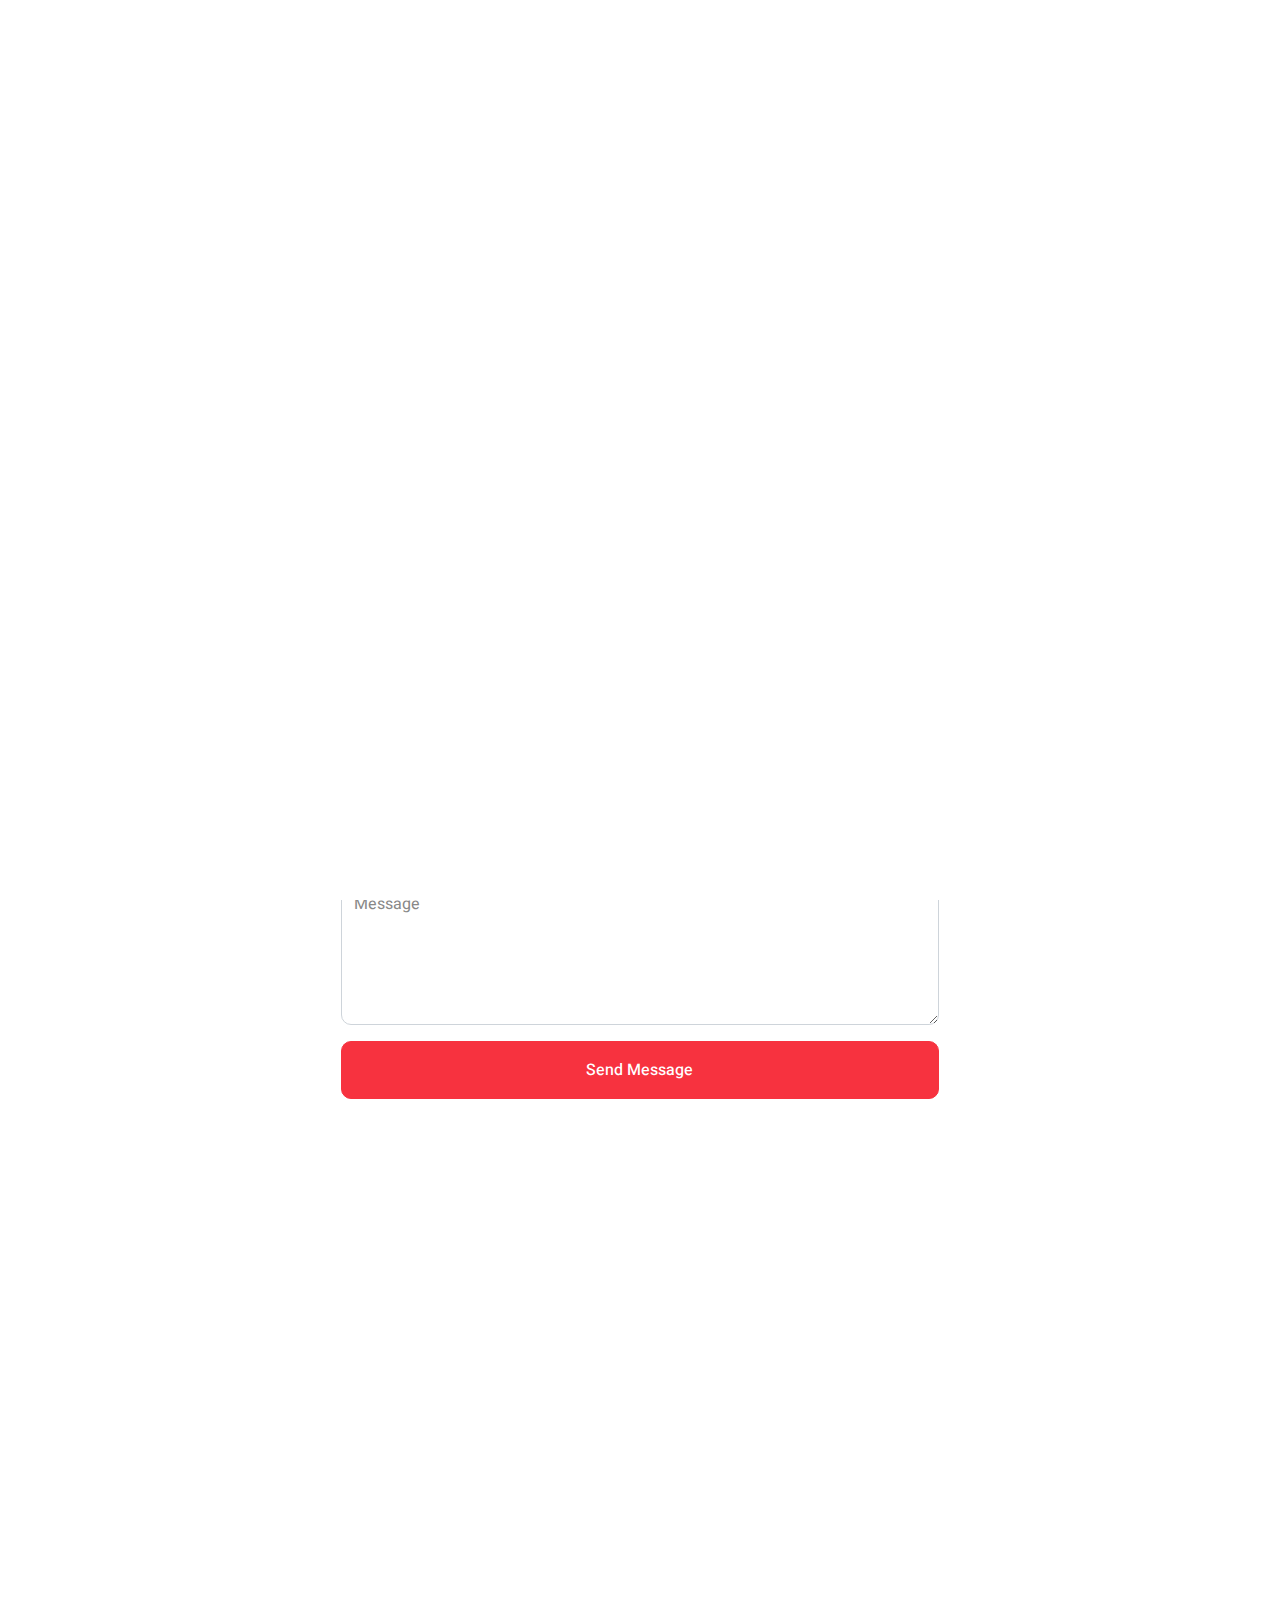
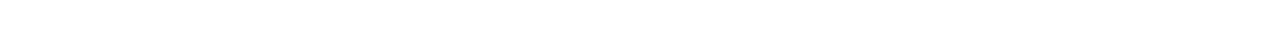
<file: contact.html>
<!DOCTYPE html>
<html lang="en">

<head>
    <meta charset="utf-8">
    <title>SEO Master - SEO Agency Website Template</title>
    <meta content="width=device-width, initial-scale=1.0" name="viewport">
    <meta content="" name="keywords">
    <meta content="" name="description">

    <!-- Favicon -->
    <link href="/img/voipedlogo.png" rel="icon">

    <!-- Google Web Fonts -->
    <link rel="preconnect" href="https://fonts.googleapis.com">
    <link rel="preconnect" href="https://fonts.gstatic.com" crossorigin>
    <link href="https://fonts.googleapis.com/css2?family=Heebo:wght@400;500&family=Roboto:wght@400;500;700&display=swap" rel="stylesheet"> 

    <!-- Icon Font Stylesheet -->
    <link href="https://cdnjs.cloudflare.com/ajax/libs/font-awesome/5.10.0/css/all.min.css" rel="stylesheet">
    <link href="https://cdn.jsdelivr.net/npm/bootstrap-icons@1.4.1/font/bootstrap-icons.css" rel="stylesheet">

    <!-- Libraries Stylesheet -->
    <link href="lib/animate/animate.min.css" rel="stylesheet">
    <link href="lib/owlcarousel/assets/owl.carousel.min.css" rel="stylesheet">
    <link href="lib/lightbox/css/lightbox.min.css" rel="stylesheet">

    <!-- Customized Bootstrap Stylesheet -->
    <link href="css/bootstrap.min.css" rel="stylesheet">

    <!-- Template Stylesheet -->
    <link href="css/style.css" rel="stylesheet">
</head>

<body class="main-body">
    <div class="container-xxl p-0">
        <!-- Spinner Start -->
        <div id="spinner" class="show bg-white position-fixed translate-middle w-100 vh-100 top-50 start-50 d-flex align-items-center justify-content-center">
            <div class="spinner-grow text-primary" style="width: 3rem; height: 3rem;" role="status">
                <span class="sr-only">Loading...</span>
            </div>
        </div>
        <!-- Spinner End -->


        <!-- Navbar & Hero Start -->
        <div class="container-xxl position-relative p-0">
            <nav class="navbar navbar-expand-lg navbar-light px-4 px-lg-5 py-3 py-lg-0">
                <a href="" class="navbar-brand p-0">
                    <h1 class="m-0"><i class="fa fa-search me-2"></i>SEO<span class="fs-5">Master</span></h1>
                    <!-- <img src="img/logo.png" alt="Logo"> -->
                </a>
                <button class="navbar-toggler" type="button" data-bs-toggle="collapse" data-bs-target="#navbarCollapse">
                    <span class="fa fa-bars"></span>
                </button>
                <div class="collapse navbar-collapse" id="navbarCollapse">
                    <div class="navbar-nav ms-auto py-0">
                        <a href="index.html" class="nav-item nav-link">Home</a>
                        <a href="about.html" class="nav-item nav-link">About</a>
                        <a href="service.html" class="nav-item nav-link">Service</a>
                        <a href="project.html" class="nav-item nav-link">Project</a>
                        <div class="nav-item dropdown">
                            <a href="#" class="nav-link dropdown-toggle" data-bs-toggle="dropdown">Pages</a>
                            <div class="dropdown-menu m-0">
                                <a href="team.html" class="dropdown-item">Our Team</a>
                                <a href="testimonial.html" class="dropdown-item">Testimonial</a>
                                <a href="404.html" class="dropdown-item">404 Page</a>
                            </div>
                        </div>
                        <a href="contact.html" class="nav-item nav-link active">Contact</a>
                    </div>
                    <butaton type="button" class="btn text-secondary ms-3" data-bs-toggle="modal" data-bs-target="#searchModal"><i class="fa fa-search"></i></butaton>
                    <a href="https://htmlcodex.com/startup-company-website-template" class="btn btn-secondary text-light rounded-pill py-2 px-4 ms-3">Pro Version</a>
                </div>
            </nav>

            <div class="container-xxl py-5 bg-primary hero-header mb-5">
                <div class="container my-5 py-5 px-lg-5">
                    <div class="row g-5 py-5">
                        <div class="col-12 text-center">
                            <h1 class="text-white animated zoomIn">Contact Us</h1>
                            <hr class="bg-white mx-auto mt-0" style="width: 90px;">
                            <nav aria-label="breadcrumb">
                                <ol class="breadcrumb justify-content-center">
                                    <li class="breadcrumb-item"><a class="text-white" href="#">Home</a></li>
                                    <li class="breadcrumb-item"><a class="text-white" href="#">Pages</a></li>
                                    <li class="breadcrumb-item text-white active" aria-current="page">Contact</li>
                                </ol>
                            </nav>
                        </div>
                    </div>
                </div>
            </div>
        </div>
        <!-- Navbar & Hero End -->


        <!-- Full Screen Search Start -->
        <div class="modal fade" id="searchModal" tabindex="-1">
            <div class="modal-dialog modal-fullscreen">
                <div class="modal-content" style="background: rgba(29, 29, 39, 0.7);">
                    <div class="modal-header border-0">
                        <button type="button" class="btn bg-white btn-close" data-bs-dismiss="modal" aria-label="Close"></button>
                    </div>
                    <div class="modal-body d-flex align-items-center justify-content-center">
                        <div class="input-group" style="max-width: 600px;">
                            <input type="text" class="form-control bg-transparent border-light p-3" placeholder="Type search keyword">
                            <button class="btn btn-light px-4"><i class="bi bi-search"></i></button>
                        </div>
                    </div>
                </div>
            </div>
        </div>
        <!-- Full Screen Search End -->


        <!-- Contact Start -->
        <div class="container-xxl py-5">
            <div class="container px-lg-5">
                <div class="row justify-content-center">
                    <div class="col-lg-7">
                        <div class="section-title position-relative text-center mb-5 pb-2 wow fadeInUp" data-wow-delay="0.1s">
                            <h6 class="position-relative d-inline text-primary ps-4">Contact Us</h6>
                            <h2 class="mt-2">Contact For Any Query</h2>
                        </div>
                        <div class="wow fadeInUp" data-wow-delay="0.3s">
                            <form>
                                <div class="row g-3">
                                    <div class="col-md-6">
                                        <div class="form-floating">
                                            <input type="text" class="form-control" id="name" placeholder="Your Name">
                                            <label for="name">Your Name</label>
                                        </div>
                                    </div>
                                    <div class="col-md-6">
                                        <div class="form-floating">
                                            <input type="email" class="form-control" id="email" placeholder="Your Email">
                                            <label for="email">Your Email</label>
                                        </div>
                                    </div>
                                    <div class="col-12">
                                        <div class="form-floating">
                                            <input type="text" class="form-control" id="subject" placeholder="Subject">
                                            <label for="subject">Subject</label>
                                        </div>
                                    </div>
                                    <div class="col-12">
                                        <div class="form-floating">
                                            <textarea class="form-control" placeholder="Leave a message here" id="message" style="height: 150px"></textarea>
                                            <label for="message">Message</label>
                                        </div>
                                    </div>
                                    <div class="col-12">
                                        <button class="btn btn-primary w-100 py-3" type="submit">Send Message</button>
                                    </div>
                                </div>
                            </form>
                        </div>
                    </div>
                </div>
            </div>
        </div>
        <!-- Contact End -->
        

        <!-- Footer Start -->
        <div class="container-fluid bg-primary text-light footer mt-5 pt-5 wow fadeIn" data-wow-delay="0.1s">
            <div class="container py-5 px-lg-5">
                <div class="row g-5">
                    <div class="col-md-6 col-lg-3">
                        <h5 class="text-white mb-4">Get In Touch</h5>
                        <p><i class="fa fa-map-marker-alt me-3"></i>123 Street, New York, USA</p>
                        <p><i class="fa fa-phone-alt me-3"></i>+012 345 67890</p>
                        <p><i class="fa fa-envelope me-3"></i>info@example.com</p>
                        <div class="d-flex pt-2">
                            <a class="btn btn-outline-light btn-social" href=""><i class="fab fa-twitter"></i></a>
                            <a class="btn btn-outline-light btn-social" href=""><i class="fab fa-facebook-f"></i></a>
                            <a class="btn btn-outline-light btn-social" href=""><i class="fab fa-youtube"></i></a>
                            <a class="btn btn-outline-light btn-social" href=""><i class="fab fa-instagram"></i></a>
                            <a class="btn btn-outline-light btn-social" href=""><i class="fab fa-linkedin-in"></i></a>
                        </div>
                    </div>
                    <div class="col-md-6 col-lg-3">
                        <h5 class="text-white mb-4">Popular Link</h5>
                        <a class="btn btn-link" href="">About Us</a>
                        <a class="btn btn-link" href="">Contact Us</a>
                        <a class="btn btn-link" href="">Privacy Policy</a>
                        <a class="btn btn-link" href="">Terms & Condition</a>
                        <a class="btn btn-link" href="">Career</a>
                    </div>
                    <div class="col-md-6 col-lg-3">
                        <h5 class="text-white mb-4">Project Gallery</h5>
                        <div class="row g-2">
                            <div class="col-4">
                                <img class="img-fluid" src="img/portfolio-1.jpg" alt="Image">
                            </div>
                            <div class="col-4">
                                <img class="img-fluid" src="img/portfolio-2.jpg" alt="Image">
                            </div>
                            <div class="col-4">
                                <img class="img-fluid" src="img/portfolio-3.jpg" alt="Image">
                            </div>
                            <div class="col-4">
                                <img class="img-fluid" src="img/portfolio-4.jpg" alt="Image">
                            </div>
                            <div class="col-4">
                                <img class="img-fluid" src="img/portfolio-5.jpg" alt="Image">
                            </div>
                            <div class="col-4">
                                <img class="img-fluid" src="img/portfolio-6.jpg" alt="Image">
                            </div>
                        </div>
                    </div>
                    <div class="col-md-6 col-lg-3">
                        <h5 class="text-white mb-4">Newsletter</h5>
                        <p>Lorem ipsum dolor sit amet elit. Phasellus nec pretium mi. Curabitur facilisis ornare velit non vulpu</p>
                        <div class="position-relative w-100 mt-3">
                            <input class="form-control border-0 rounded-pill w-100 ps-4 pe-5" type="text" placeholder="Your Email" style="height: 48px;">
                            <button type="button" class="btn shadow-none position-absolute top-0 end-0 mt-1 me-2"><i class="fa fa-paper-plane text-primary fs-4"></i></button>
                        </div>
                    </div>
                </div>
            </div>
            <div class="container px-lg-5">
                <div class="copyright">
                    <div class="row">
                        <div class="col-md-6 text-center text-md-start mb-3 mb-md-0">
                            &copy; <a class="border-bottom" href="#">Your Site Name</a>, All Right Reserved. 
							
							<!--/*** This template is free as long as you keep the footer author’s credit link/attribution link/backlink. If you'd like to use the template without the footer author’s credit link/attribution link/backlink, you can purchase the Credit Removal License from "https://htmlcodex.com/credit-removal". Thank you for your support. ***/-->
							Designed By <a class="border-bottom" href="https://htmlcodex.com">HTML Codex</a>
                        </div>
                        <div class="col-md-6 text-center text-md-end">
                            <div class="footer-menu">
                                <a href="">Home</a>
                                <a href="">Cookies</a>
                                <a href="">Help</a>
                                <a href="">FQAs</a>
                            </div>
                        </div>
                    </div>
                </div>
            </div>
        </div>
        <!-- Footer End -->


        <!-- Back to Top -->
        <a href="#" class="btn btn-lg btn-primary btn-lg-square back-to-top pt-2"><i class="bi bi-arrow-up"></i></a>
    </div>

    <!-- JavaScript Libraries -->
    <script src="https://code.jquery.com/jquery-3.4.1.min.js"></script>
    <script src="https://cdn.jsdelivr.net/npm/bootstrap@5.0.0/dist/js/bootstrap.bundle.min.js"></script>
    <script src="lib/wow/wow.min.js"></script>
    <script src="lib/easing/easing.min.js"></script>
    <script src="lib/waypoints/waypoints.min.js"></script>
    <script src="lib/owlcarousel/owl.carousel.min.js"></script>
    <script src="lib/isotope/isotope.pkgd.min.js"></script>
    <script src="lib/lightbox/js/lightbox.min.js"></script>

    <!-- Template Javascript -->
    <script src="js/main.js"></script>
</body>

</html>
</file>
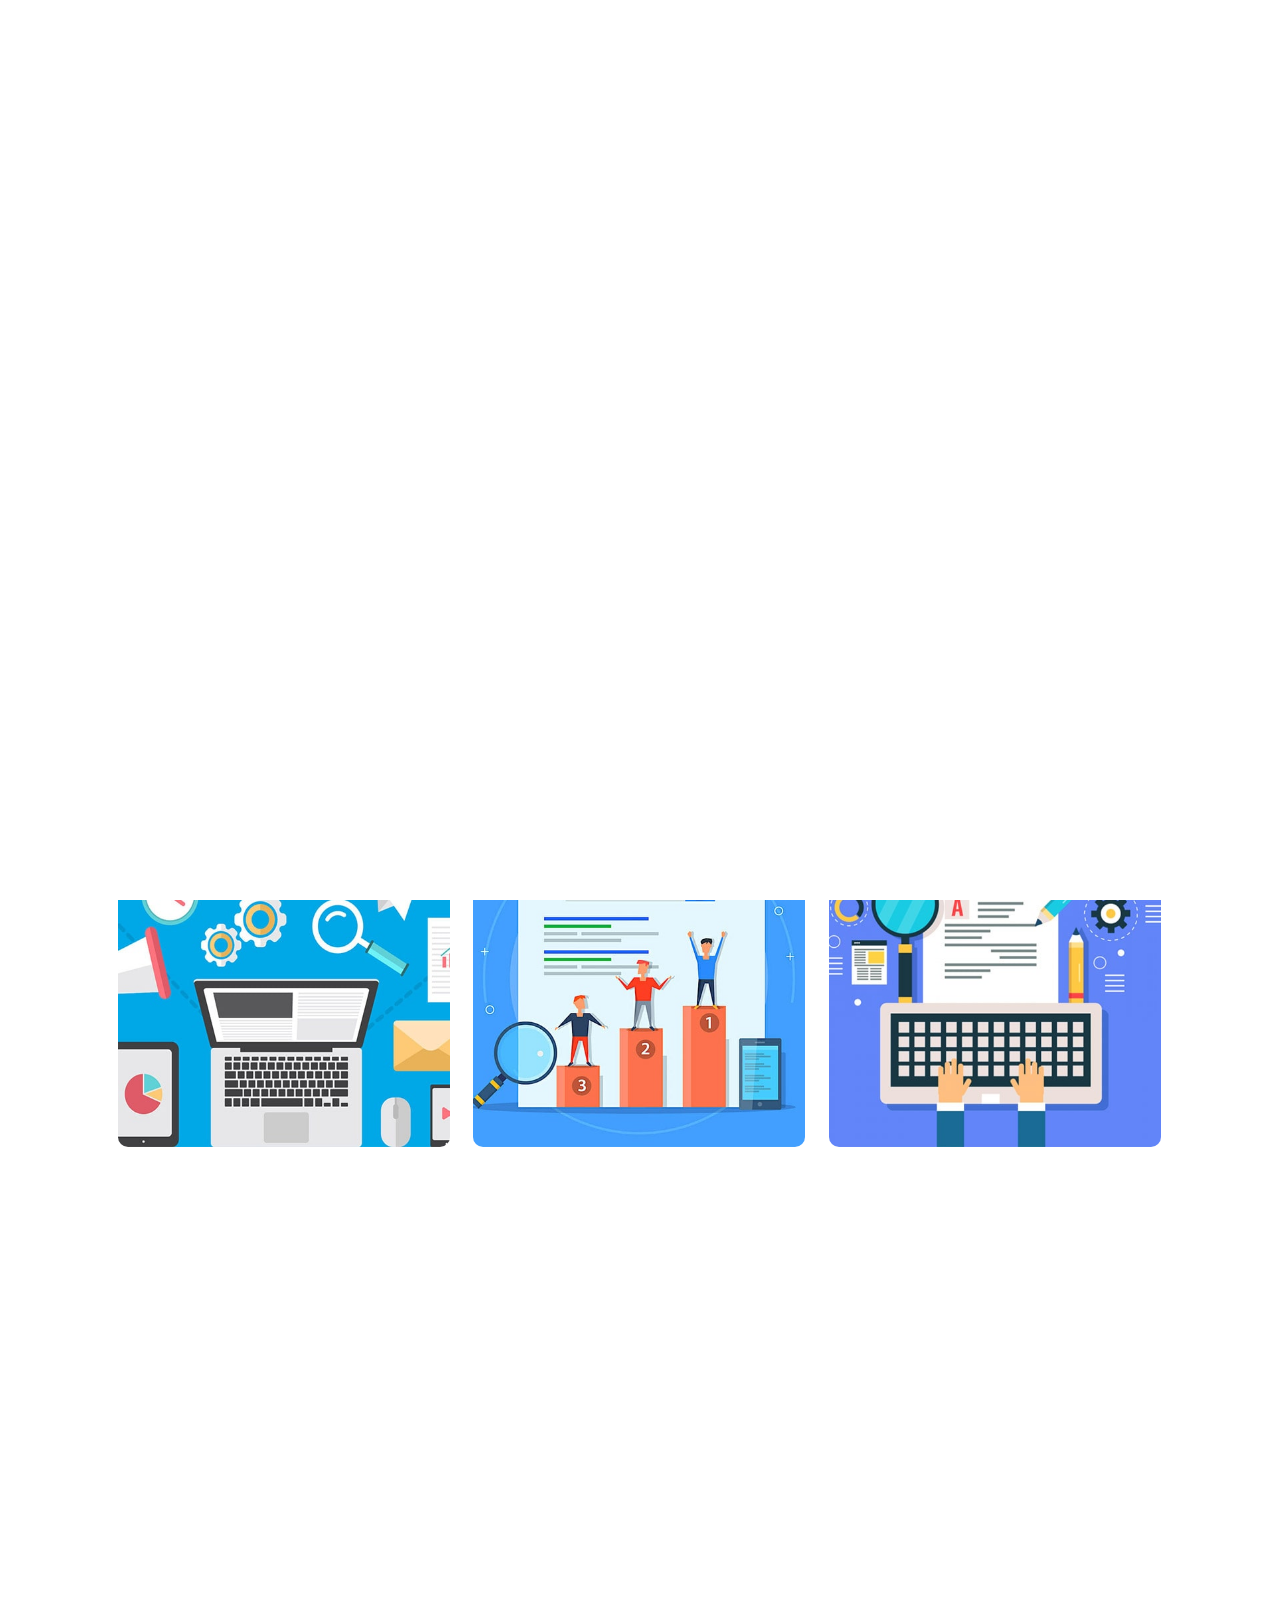
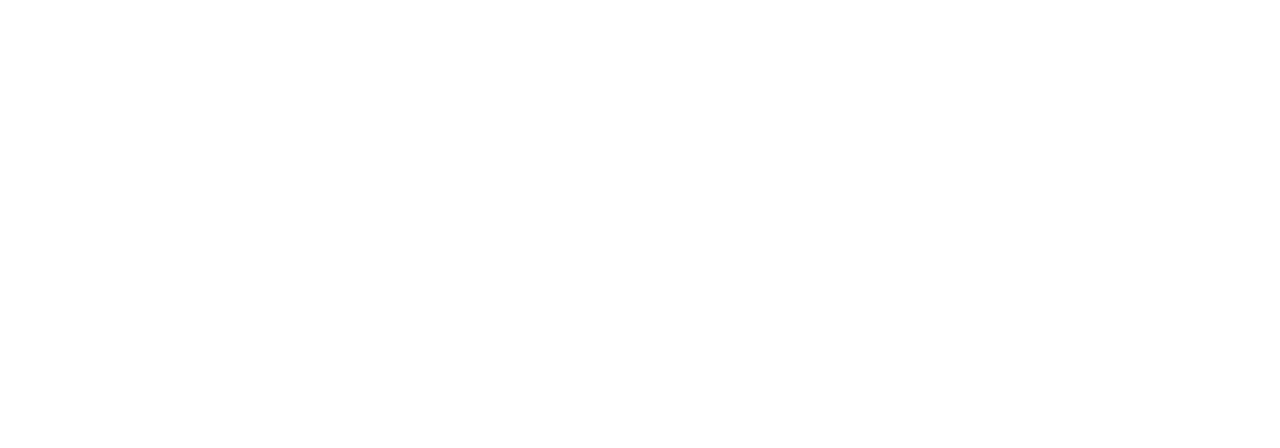
<file: project.html>
<!DOCTYPE html>
<html lang="en">

<head>
    <meta charset="utf-8">
    <title>SEO Master - SEO Agency Website Template</title>
    <meta content="width=device-width, initial-scale=1.0" name="viewport">
    <meta content="" name="keywords">
    <meta content="" name="description">

    <!-- Favicon -->
    <link href="/img/voipedlogo.png" rel="icon">

    <!-- Google Web Fonts -->
    <link rel="preconnect" href="https://fonts.googleapis.com">
    <link rel="preconnect" href="https://fonts.gstatic.com" crossorigin>
    <link href="https://fonts.googleapis.com/css2?family=Heebo:wght@400;500&family=Roboto:wght@400;500;700&display=swap" rel="stylesheet"> 

    <!-- Icon Font Stylesheet -->
    <link href="https://cdnjs.cloudflare.com/ajax/libs/font-awesome/5.10.0/css/all.min.css" rel="stylesheet">
    <link href="https://cdn.jsdelivr.net/npm/bootstrap-icons@1.4.1/font/bootstrap-icons.css" rel="stylesheet">

    <!-- Libraries Stylesheet -->
    <link href="lib/animate/animate.min.css" rel="stylesheet">
    <link href="lib/owlcarousel/assets/owl.carousel.min.css" rel="stylesheet">
    <link href="lib/lightbox/css/lightbox.min.css" rel="stylesheet">

    <!-- Customized Bootstrap Stylesheet -->
    <link href="css/bootstrap.min.css" rel="stylesheet">

    <!-- Template Stylesheet -->
    <link href="css/style.css" rel="stylesheet">
</head>

<body class="main-body">
    <div class="container-xxl p-0">
        <!-- Spinner Start -->
        <div id="spinner" class="show bg-white position-fixed translate-middle w-100 vh-100 top-50 start-50 d-flex align-items-center justify-content-center">
            <div class="spinner-grow text-primary" style="width: 3rem; height: 3rem;" role="status">
                <span class="sr-only">Loading...</span>
            </div>
        </div>
        <!-- Spinner End -->


        <!-- Navbar & Hero Start -->
        <div class="container-xxl position-relative p-0">
            <nav class="navbar navbar-expand-lg navbar-light px-4 px-lg-5 py-3 py-lg-0">
                <a href="" class="navbar-brand p-0">
                    <h1 class="m-0"><i class="fa fa-search me-2"></i>SEO<span class="fs-5">Master</span></h1>
                    <!-- <img src="img/logo.png" alt="Logo"> -->
                </a>
                <button class="navbar-toggler" type="button" data-bs-toggle="collapse" data-bs-target="#navbarCollapse">
                    <span class="fa fa-bars"></span>
                </button>
                <div class="collapse navbar-collapse" id="navbarCollapse">
                    <div class="navbar-nav ms-auto py-0">
                        <a href="index.html" class="nav-item nav-link">Home</a>
                        <a href="about.html" class="nav-item nav-link">About</a>
                        <a href="service.html" class="nav-item nav-link">Service</a>
                        <a href="project.html" class="nav-item nav-link active">Project</a>
                        <div class="nav-item dropdown">
                            <a href="#" class="nav-link dropdown-toggle" data-bs-toggle="dropdown">Pages</a>
                            <div class="dropdown-menu m-0">
                                <a href="team.html" class="dropdown-item">Our Team</a>
                                <a href="testimonial.html" class="dropdown-item">Testimonial</a>
                                <a href="404.html" class="dropdown-item">404 Page</a>
                            </div>
                        </div>
                        <a href="contact.html" class="nav-item nav-link">Contact</a>
                    </div>
                    <butaton type="button" class="btn text-secondary ms-3" data-bs-toggle="modal" data-bs-target="#searchModal"><i class="fa fa-search"></i></butaton>
                    <a href="https://htmlcodex.com/startup-company-website-template" class="btn btn-secondary text-light rounded-pill py-2 px-4 ms-3">Pro Version</a>
                </div>
            </nav>

            <div class="container-xxl py-5 bg-primary hero-header mb-5">
                <div class="container my-5 py-5 px-lg-5">
                    <div class="row g-5 py-5">
                        <div class="col-12 text-center">
                            <h1 class="text-white animated zoomIn">Project</h1>
                            <hr class="bg-white mx-auto mt-0" style="width: 90px;">
                            <nav aria-label="breadcrumb">
                                <ol class="breadcrumb justify-content-center">
                                    <li class="breadcrumb-item"><a class="text-white" href="#">Home</a></li>
                                    <li class="breadcrumb-item"><a class="text-white" href="#">Pages</a></li>
                                    <li class="breadcrumb-item text-white active" aria-current="page">Project</li>
                                </ol>
                            </nav>
                        </div>
                    </div>
                </div>
            </div>
        </div>
        <!-- Navbar & Hero End -->


        <!-- Full Screen Search Start -->
        <div class="modal fade" id="searchModal" tabindex="-1">
            <div class="modal-dialog modal-fullscreen">
                <div class="modal-content" style="background: rgba(29, 29, 39, 0.7);">
                    <div class="modal-header border-0">
                        <button type="button" class="btn bg-white btn-close" data-bs-dismiss="modal" aria-label="Close"></button>
                    </div>
                    <div class="modal-body d-flex align-items-center justify-content-center">
                        <div class="input-group" style="max-width: 600px;">
                            <input type="text" class="form-control bg-transparent border-light p-3" placeholder="Type search keyword">
                            <button class="btn btn-light px-4"><i class="bi bi-search"></i></button>
                        </div>
                    </div>
                </div>
            </div>
        </div>
        <!-- Full Screen Search End -->


        <!-- Portfolio Start -->
        <div class="container-xxl py-5">
            <div class="container px-lg-5">
                <div class="section-title position-relative text-center mb-5 pb-2 wow fadeInUp" data-wow-delay="0.1s">
                    <h6 class="position-relative d-inline text-primary ps-4">Our Projects</h6>
                    <h2 class="mt-2">Recently Launched Projects</h2>
                </div>
                <div class="row mt-n2 wow fadeInUp" data-wow-delay="0.1s">
                    <div class="col-12 text-center">
                        <ul class="list-inline mb-5" id="portfolio-flters">
                            <li class="btn px-3 pe-4 active" data-filter="*">All</li>
                            <li class="btn px-3 pe-4" data-filter=".first">Design</li>
                            <li class="btn px-3 pe-4" data-filter=".second">Development</li>
                        </ul>
                    </div>
                </div>
                <div class="row g-4 portfolio-container">
                    <div class="col-lg-4 col-md-6 portfolio-item first wow zoomIn" data-wow-delay="0.1s">
                        <div class="position-relative rounded overflow-hidden">
                            <img class="img-fluid w-100" src="img/portfolio-1.jpg" alt="">
                            <div class="portfolio-overlay">
                                <a class="btn btn-light" href="img/portfolio-1.jpg" data-lightbox="portfolio"><i class="fa fa-plus fa-2x text-primary"></i></a>
                                <div class="mt-auto">
                                    <small class="text-white"><i class="fa fa-folder me-2"></i>Web Design</small>
                                    <a class="h5 d-block text-white mt-1 mb-0" href="">Project Name</a>
                                </div>
                            </div>
                        </div>
                    </div>
                    <div class="col-lg-4 col-md-6 portfolio-item second wow zoomIn" data-wow-delay="0.3s">
                        <div class="position-relative rounded overflow-hidden">
                            <img class="img-fluid w-100" src="img/portfolio-2.jpg" alt="">
                            <div class="portfolio-overlay">
                                <a class="btn btn-light" href="img/portfolio-2.jpg" data-lightbox="portfolio"><i class="fa fa-plus fa-2x text-primary"></i></a>
                                <div class="mt-auto">
                                    <small class="text-white"><i class="fa fa-folder me-2"></i>Web Design</small>
                                    <a class="h5 d-block text-white mt-1 mb-0" href="">Project Name</a>
                                </div>
                            </div>
                        </div>
                    </div>
                    <div class="col-lg-4 col-md-6 portfolio-item first wow zoomIn" data-wow-delay="0.6s">
                        <div class="position-relative rounded overflow-hidden">
                            <img class="img-fluid w-100" src="img/portfolio-3.jpg" alt="">
                            <div class="portfolio-overlay">
                                <a class="btn btn-light" href="img/portfolio-3.jpg" data-lightbox="portfolio"><i class="fa fa-plus fa-2x text-primary"></i></a>
                                <div class="mt-auto">
                                    <small class="text-white"><i class="fa fa-folder me-2"></i>Web Design</small>
                                    <a class="h5 d-block text-white mt-1 mb-0" href="">Project Name</a>
                                </div>
                            </div>
                        </div>
                    </div>
                    <div class="col-lg-4 col-md-6 portfolio-item second wow zoomIn" data-wow-delay="0.1s">
                        <div class="position-relative rounded overflow-hidden">
                            <img class="img-fluid w-100" src="img/portfolio-4.jpg" alt="">
                            <div class="portfolio-overlay">
                                <a class="btn btn-light" href="img/portfolio-4.jpg" data-lightbox="portfolio"><i class="fa fa-plus fa-2x text-primary"></i></a>
                                <div class="mt-auto">
                                    <small class="text-white"><i class="fa fa-folder me-2"></i>Web Design</small>
                                    <a class="h5 d-block text-white mt-1 mb-0" href="">Project Name</a>
                                </div>
                            </div>
                        </div>
                    </div>
                    <div class="col-lg-4 col-md-6 portfolio-item first wow zoomIn" data-wow-delay="0.3s">
                        <div class="position-relative rounded overflow-hidden">
                            <img class="img-fluid w-100" src="img/portfolio-5.jpg" alt="">
                            <div class="portfolio-overlay">
                                <a class="btn btn-light" href="img/portfolio-5.jpg" data-lightbox="portfolio"><i class="fa fa-plus fa-2x text-primary"></i></a>
                                <div class="mt-auto">
                                    <small class="text-white"><i class="fa fa-folder me-2"></i>Web Design</small>
                                    <a class="h5 d-block text-white mt-1 mb-0" href="">Project Name</a>
                                </div>
                            </div>
                        </div>
                    </div>
                    <div class="col-lg-4 col-md-6 portfolio-item second wow zoomIn" data-wow-delay="0.6s">
                        <div class="position-relative rounded overflow-hidden">
                            <img class="img-fluid w-100" src="img/portfolio-6.jpg" alt="">
                            <div class="portfolio-overlay">
                                <a class="btn btn-light" href="img/portfolio-6.jpg" data-lightbox="portfolio"><i class="fa fa-plus fa-2x text-primary"></i></a>
                                <div class="mt-auto">
                                    <small class="text-white"><i class="fa fa-folder me-2"></i>Web Design</small>
                                    <a class="h5 d-block text-white mt-1 mb-0" href="">Project Name</a>
                                </div>
                            </div>
                        </div>
                    </div>
                </div>
            </div>
        </div>
        <!-- Portfolio End -->
        

        <!-- Footer Start -->
        <div class="container-fluid bg-primary text-light footer mt-5 pt-5 wow fadeIn" data-wow-delay="0.1s">
            <div class="container py-5 px-lg-5">
                <div class="row g-5">
                    <div class="col-md-6 col-lg-3">
                        <h5 class="text-white mb-4">Get In Touch</h5>
                        <p><i class="fa fa-map-marker-alt me-3"></i>123 Street, New York, USA</p>
                        <p><i class="fa fa-phone-alt me-3"></i>+012 345 67890</p>
                        <p><i class="fa fa-envelope me-3"></i>info@example.com</p>
                        <div class="d-flex pt-2">
                            <a class="btn btn-outline-light btn-social" href=""><i class="fab fa-twitter"></i></a>
                            <a class="btn btn-outline-light btn-social" href=""><i class="fab fa-facebook-f"></i></a>
                            <a class="btn btn-outline-light btn-social" href=""><i class="fab fa-youtube"></i></a>
                            <a class="btn btn-outline-light btn-social" href=""><i class="fab fa-instagram"></i></a>
                            <a class="btn btn-outline-light btn-social" href=""><i class="fab fa-linkedin-in"></i></a>
                        </div>
                    </div>
                    <div class="col-md-6 col-lg-3">
                        <h5 class="text-white mb-4">Popular Link</h5>
                        <a class="btn btn-link" href="">About Us</a>
                        <a class="btn btn-link" href="">Contact Us</a>
                        <a class="btn btn-link" href="">Privacy Policy</a>
                        <a class="btn btn-link" href="">Terms & Condition</a>
                        <a class="btn btn-link" href="">Career</a>
                    </div>
                    <div class="col-md-6 col-lg-3">
                        <h5 class="text-white mb-4">Project Gallery</h5>
                        <div class="row g-2">
                            <div class="col-4">
                                <img class="img-fluid" src="img/portfolio-1.jpg" alt="Image">
                            </div>
                            <div class="col-4">
                                <img class="img-fluid" src="img/portfolio-2.jpg" alt="Image">
                            </div>
                            <div class="col-4">
                                <img class="img-fluid" src="img/portfolio-3.jpg" alt="Image">
                            </div>
                            <div class="col-4">
                                <img class="img-fluid" src="img/portfolio-4.jpg" alt="Image">
                            </div>
                            <div class="col-4">
                                <img class="img-fluid" src="img/portfolio-5.jpg" alt="Image">
                            </div>
                            <div class="col-4">
                                <img class="img-fluid" src="img/portfolio-6.jpg" alt="Image">
                            </div>
                        </div>
                    </div>
                    <div class="col-md-6 col-lg-3">
                        <h5 class="text-white mb-4">Newsletter</h5>
                        <p>Lorem ipsum dolor sit amet elit. Phasellus nec pretium mi. Curabitur facilisis ornare velit non vulpu</p>
                        <div class="position-relative w-100 mt-3">
                            <input class="form-control border-0 rounded-pill w-100 ps-4 pe-5" type="text" placeholder="Your Email" style="height: 48px;">
                            <button type="button" class="btn shadow-none position-absolute top-0 end-0 mt-1 me-2"><i class="fa fa-paper-plane text-primary fs-4"></i></button>
                        </div>
                    </div>
                </div>
            </div>
            <div class="container px-lg-5">
                <div class="copyright">
                    <div class="row">
                        <div class="col-md-6 text-center text-md-start mb-3 mb-md-0">
                            &copy; <a class="border-bottom" href="#">Your Site Name</a>, All Right Reserved. 
							
							<!--/*** This template is free as long as you keep the footer author’s credit link/attribution link/backlink. If you'd like to use the template without the footer author’s credit link/attribution link/backlink, you can purchase the Credit Removal License from "https://htmlcodex.com/credit-removal". Thank you for your support. ***/-->
							Designed By <a class="border-bottom" href="https://htmlcodex.com">HTML Codex</a>
                        </div>
                        <div class="col-md-6 text-center text-md-end">
                            <div class="footer-menu">
                                <a href="">Home</a>
                                <a href="">Cookies</a>
                                <a href="">Help</a>
                                <a href="">FQAs</a>
                            </div>
                        </div>
                    </div>
                </div>
            </div>
        </div>
        <!-- Footer End -->


        <!-- Back to Top -->
        <a href="#" class="btn btn-lg btn-primary btn-lg-square back-to-top pt-2"><i class="bi bi-arrow-up"></i></a>
    </div>

    <!-- JavaScript Libraries -->
    <script src="https://code.jquery.com/jquery-3.4.1.min.js"></script>
    <script src="https://cdn.jsdelivr.net/npm/bootstrap@5.0.0/dist/js/bootstrap.bundle.min.js"></script>
    <script src="lib/wow/wow.min.js"></script>
    <script src="lib/easing/easing.min.js"></script>
    <script src="lib/waypoints/waypoints.min.js"></script>
    <script src="lib/owlcarousel/owl.carousel.min.js"></script>
    <script src="lib/isotope/isotope.pkgd.min.js"></script>
    <script src="lib/lightbox/js/lightbox.min.js"></script>

    <!-- Template Javascript -->
    <script src="js/main.js"></script>
</body>

</html>
</file>
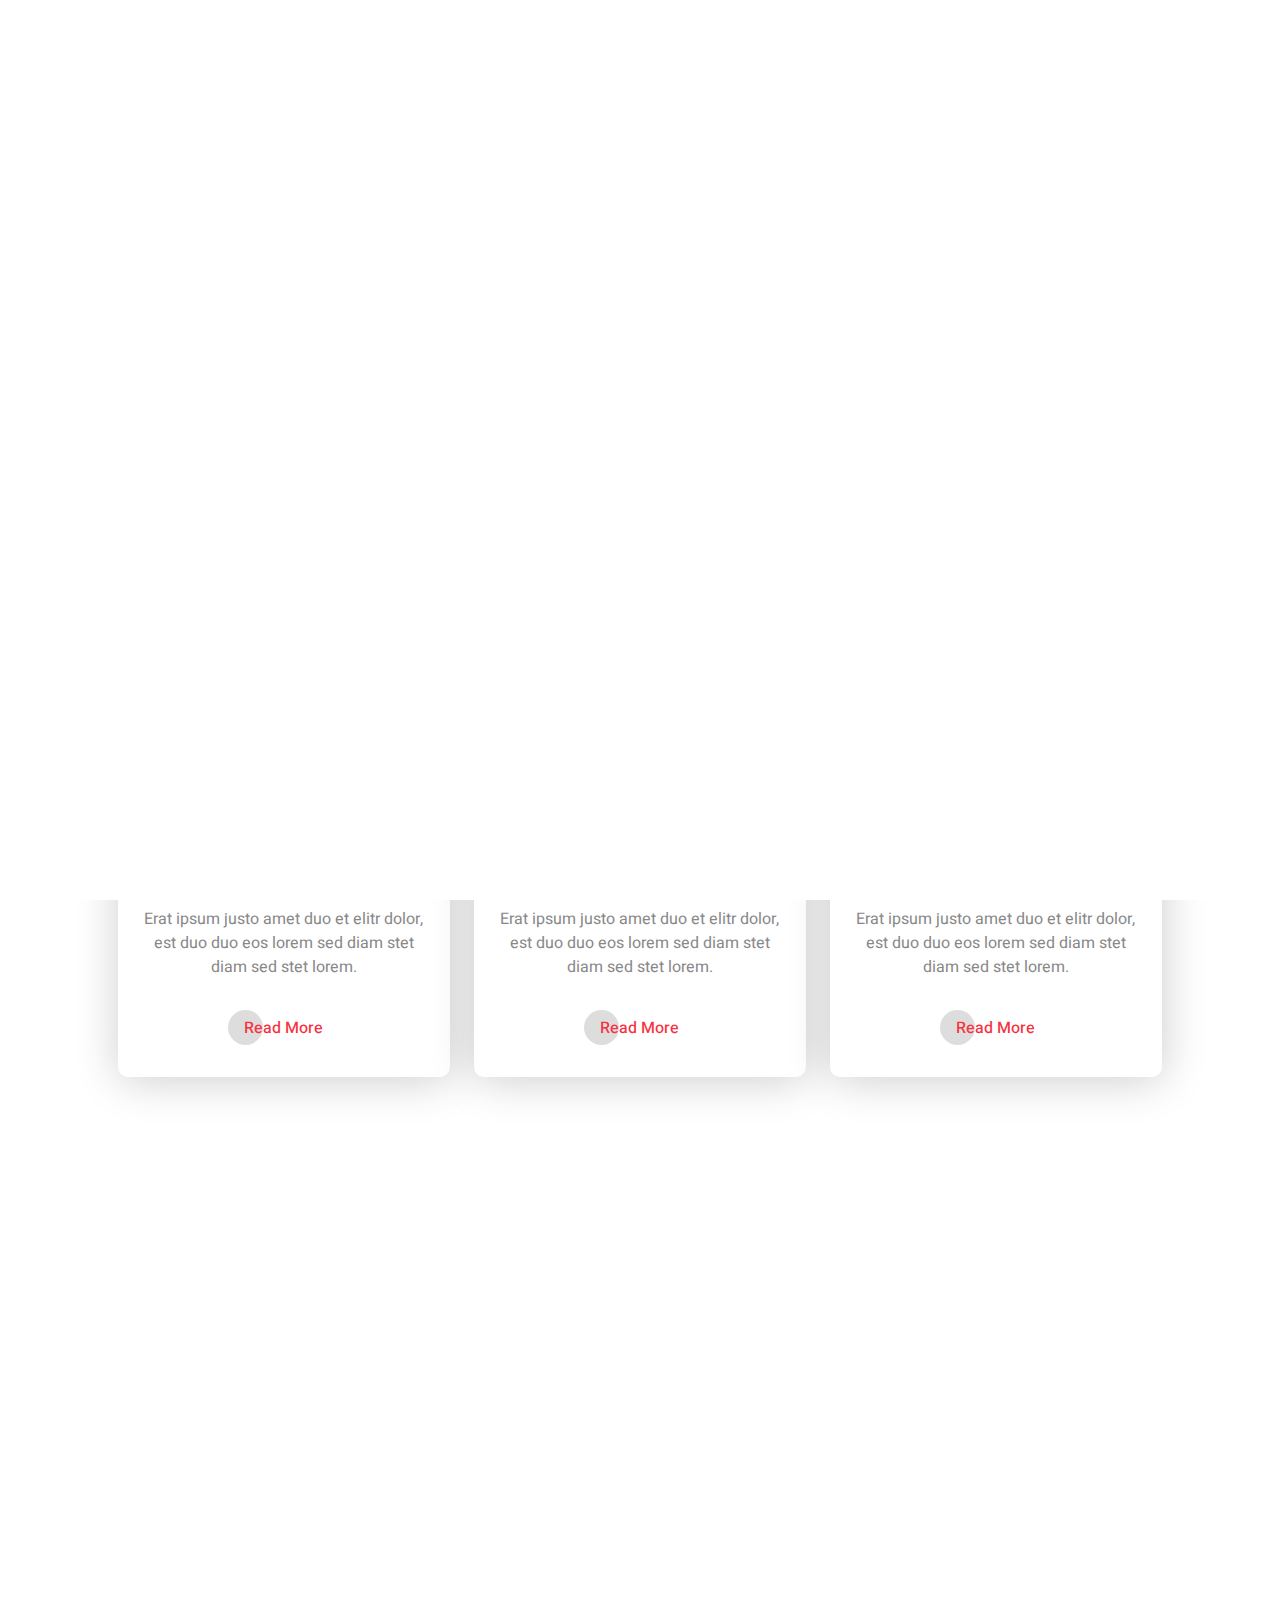
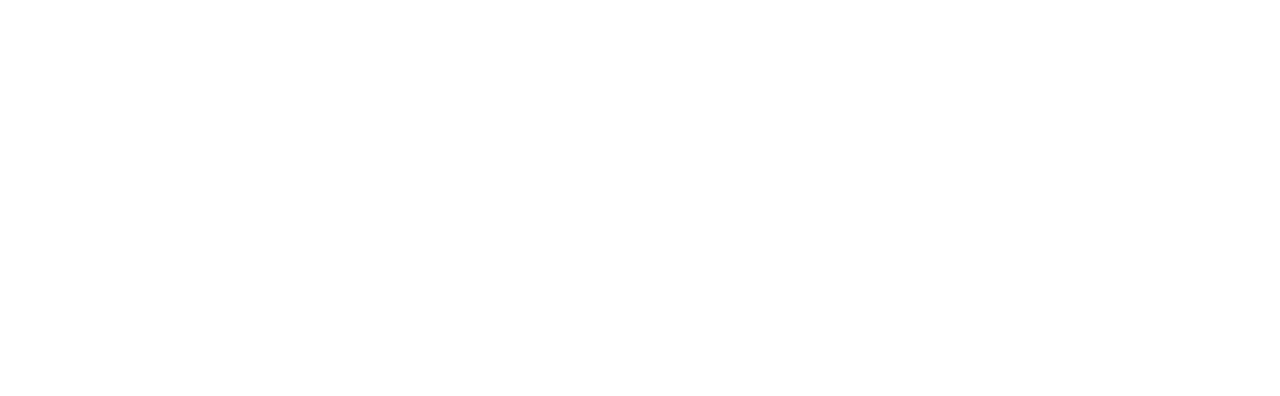
<file: service.html>
<!DOCTYPE html>
<html lang="en">

<head>
    <meta charset="utf-8">
    <title>SEO Master - SEO Agency Website Template</title>
    <meta content="width=device-width, initial-scale=1.0" name="viewport">
    <meta content="" name="keywords">
    <meta content="" name="description">

    <!-- Favicon -->
    <link href="/img/voipedlogo.png" rel="icon">

    <!-- Google Web Fonts -->
    <link rel="preconnect" href="https://fonts.googleapis.com">
    <link rel="preconnect" href="https://fonts.gstatic.com" crossorigin>
    <link href="https://fonts.googleapis.com/css2?family=Heebo:wght@400;500&family=Roboto:wght@400;500;700&display=swap" rel="stylesheet"> 

    <!-- Icon Font Stylesheet -->
    <link href="https://cdnjs.cloudflare.com/ajax/libs/font-awesome/5.10.0/css/all.min.css" rel="stylesheet">
    <link href="https://cdn.jsdelivr.net/npm/bootstrap-icons@1.4.1/font/bootstrap-icons.css" rel="stylesheet">

    <!-- Libraries Stylesheet -->
    <link href="lib/animate/animate.min.css" rel="stylesheet">
    <link href="lib/owlcarousel/assets/owl.carousel.min.css" rel="stylesheet">
    <link href="lib/lightbox/css/lightbox.min.css" rel="stylesheet">

    <!-- Customized Bootstrap Stylesheet -->
    <link href="css/bootstrap.min.css" rel="stylesheet">

    <!-- Template Stylesheet -->
    <link href="css/style.css" rel="stylesheet">
</head>

<body class="main-body">
    <div class="container-xxl p-0">
        <!-- Spinner Start -->
        <div id="spinner" class="show bg-white position-fixed translate-middle w-100 vh-100 top-50 start-50 d-flex align-items-center justify-content-center">
            <div class="spinner-grow text-primary" style="width: 3rem; height: 3rem;" role="status">
                <span class="sr-only">Loading...</span>
            </div>
        </div>
        <!-- Spinner End -->


        <!-- Navbar & Hero Start -->
        <div class="container-xxl position-relative p-0">
            <nav class="navbar navbar-expand-lg navbar-light px-4 px-lg-5 py-3 py-lg-0">
                <a href="" class="navbar-brand p-0">
                    <h1 class="m-0"><i class="fa fa-search me-2"></i>SEO<span class="fs-5">Master</span></h1>
                    <!-- <img src="img/logo.png" alt="Logo"> -->
                </a>
                <button class="navbar-toggler" type="button" data-bs-toggle="collapse" data-bs-target="#navbarCollapse">
                    <span class="fa fa-bars"></span>
                </button>
                <div class="collapse navbar-collapse" id="navbarCollapse">
                    <div class="navbar-nav ms-auto py-0">
                        <a href="index.html" class="nav-item nav-link">Home</a>
                        <a href="about.html" class="nav-item nav-link">About</a>
                        <a href="service.html" class="nav-item nav-link active">Service</a>
                        <a href="project.html" class="nav-item nav-link">Project</a>
                        <div class="nav-item dropdown">
                            <a href="#" class="nav-link dropdown-toggle" data-bs-toggle="dropdown">Pages</a>
                            <div class="dropdown-menu m-0">
                                <a href="team.html" class="dropdown-item">Our Team</a>
                                <a href="testimonial.html" class="dropdown-item">Testimonial</a>
                                <a href="404.html" class="dropdown-item">404 Page</a>
                            </div>
                        </div>
                        <a href="contact.html" class="nav-item nav-link">Contact</a>
                    </div>
                    <butaton type="button" class="btn text-secondary ms-3" data-bs-toggle="modal" data-bs-target="#searchModal"><i class="fa fa-search"></i></butaton>
                    <a href="https://htmlcodex.com/startup-company-website-template" class="btn btn-secondary text-light rounded-pill py-2 px-4 ms-3">Pro Version</a>
                </div>
            </nav>

            <div class="container-xxl py-5 bg-primary hero-header mb-5">
                <div class="container my-5 py-5 px-lg-5">
                    <div class="row g-5 py-5">
                        <div class="col-12 text-center">
                            <h1 class="text-white animated zoomIn">Service</h1>
                            <hr class="bg-white mx-auto mt-0" style="width: 90px;">
                            <nav aria-label="breadcrumb">
                                <ol class="breadcrumb justify-content-center">
                                    <li class="breadcrumb-item"><a class="text-white" href="#">Home</a></li>
                                    <li class="breadcrumb-item"><a class="text-white" href="#">Pages</a></li>
                                    <li class="breadcrumb-item text-white active" aria-current="page">Service</li>
                                </ol>
                            </nav>
                        </div>
                    </div>
                </div>
            </div>
        </div>
        <!-- Navbar & Hero End -->


        <!-- Full Screen Search Start -->
        <div class="modal fade" id="searchModal" tabindex="-1">
            <div class="modal-dialog modal-fullscreen">
                <div class="modal-content" style="background: rgba(29, 29, 39, 0.7);">
                    <div class="modal-header border-0">
                        <button type="button" class="btn bg-white btn-close" data-bs-dismiss="modal" aria-label="Close"></button>
                    </div>
                    <div class="modal-body d-flex align-items-center justify-content-center">
                        <div class="input-group" style="max-width: 600px;">
                            <input type="text" class="form-control bg-transparent border-light p-3" placeholder="Type search keyword">
                            <button class="btn btn-light px-4"><i class="bi bi-search"></i></button>
                        </div>
                    </div>
                </div>
            </div>
        </div>
        <!-- Full Screen Search End -->


        <!-- Service Start -->
        <div class="container-xxl py-5">
            <div class="container px-lg-5">
                <div class="section-title position-relative text-center mb-5 pb-2 wow fadeInUp" data-wow-delay="0.1s">
                    <h6 class="position-relative d-inline text-primary ps-4">Our Services</h6>
                    <h2 class="mt-2">What Solutions We Provide</h2>
                </div>
                <div class="row g-4">
                    <div class="col-lg-4 col-md-6 wow zoomIn" data-wow-delay="0.1s">
                        <div class="service-item d-flex flex-column justify-content-center text-center rounded">
                            <div class="service-icon flex-shrink-0">
                                <i class="fa fa-home fa-2x"></i>
                            </div>
                            <h5 class="mb-3">SEO Optimization</h5>
                            <p>Erat ipsum justo amet duo et elitr dolor, est duo duo eos lorem sed diam stet diam sed stet lorem.</p>
                            <a class="btn px-3 mt-auto mx-auto" href="">Read More</a>
                        </div>
                    </div>
                    <div class="col-lg-4 col-md-6 wow zoomIn" data-wow-delay="0.3s">
                        <div class="service-item d-flex flex-column justify-content-center text-center rounded">
                            <div class="service-icon flex-shrink-0">
                                <i class="fa fa-home fa-2x"></i>
                            </div>
                            <h5 class="mb-3">Web Design</h5>
                            <p>Erat ipsum justo amet duo et elitr dolor, est duo duo eos lorem sed diam stet diam sed stet lorem.</p>
                            <a class="btn px-3 mt-auto mx-auto" href="">Read More</a>
                        </div>
                    </div>
                    <div class="col-lg-4 col-md-6 wow zoomIn" data-wow-delay="0.6s">
                        <div class="service-item d-flex flex-column justify-content-center text-center rounded">
                            <div class="service-icon flex-shrink-0">
                                <i class="fa fa-home fa-2x"></i>
                            </div>
                            <h5 class="mb-3">Social Media Marketing</h5>
                            <p>Erat ipsum justo amet duo et elitr dolor, est duo duo eos lorem sed diam stet diam sed stet lorem.</p>
                            <a class="btn px-3 mt-auto mx-auto" href="">Read More</a>
                        </div>
                    </div>
                    <div class="col-lg-4 col-md-6 wow zoomIn" data-wow-delay="0.1s">
                        <div class="service-item d-flex flex-column justify-content-center text-center rounded">
                            <div class="service-icon flex-shrink-0">
                                <i class="fa fa-home fa-2x"></i>
                            </div>
                            <h5 class="mb-3">Email Marketing</h5>
                            <p>Erat ipsum justo amet duo et elitr dolor, est duo duo eos lorem sed diam stet diam sed stet lorem.</p>
                            <a class="btn px-3 mt-auto mx-auto" href="">Read More</a>
                        </div>
                    </div>
                    <div class="col-lg-4 col-md-6 wow zoomIn" data-wow-delay="0.3s">
                        <div class="service-item d-flex flex-column justify-content-center text-center rounded">
                            <div class="service-icon flex-shrink-0">
                                <i class="fa fa-home fa-2x"></i>
                            </div>
                            <h5 class="mb-3">PPC Advertising</h5>
                            <p>Erat ipsum justo amet duo et elitr dolor, est duo duo eos lorem sed diam stet diam sed stet lorem.</p>
                            <a class="btn px-3 mt-auto mx-auto" href="">Read More</a>
                        </div>
                    </div>
                    <div class="col-lg-4 col-md-6 wow zoomIn" data-wow-delay="0.6s">
                        <div class="service-item d-flex flex-column justify-content-center text-center rounded">
                            <div class="service-icon flex-shrink-0">
                                <i class="fa fa-home fa-2x"></i>
                            </div>
                            <h5 class="mb-3">App Development</h5>
                            <p>Erat ipsum justo amet duo et elitr dolor, est duo duo eos lorem sed diam stet diam sed stet lorem.</p>
                            <a class="btn px-3 mt-auto mx-auto" href="">Read More</a>
                        </div>
                    </div>
                </div>
            </div>
        </div>
        <!-- Service End -->
        

        <!-- Footer Start -->
        <div class="container-fluid bg-primary text-light footer mt-5 pt-5 wow fadeIn" data-wow-delay="0.1s">
            <div class="container py-5 px-lg-5">
                <div class="row g-5">
                    <div class="col-md-6 col-lg-3">
                        <h5 class="text-white mb-4">Get In Touch</h5>
                        <p><i class="fa fa-map-marker-alt me-3"></i>123 Street, New York, USA</p>
                        <p><i class="fa fa-phone-alt me-3"></i>+012 345 67890</p>
                        <p><i class="fa fa-envelope me-3"></i>info@example.com</p>
                        <div class="d-flex pt-2">
                            <a class="btn btn-outline-light btn-social" href=""><i class="fab fa-twitter"></i></a>
                            <a class="btn btn-outline-light btn-social" href=""><i class="fab fa-facebook-f"></i></a>
                            <a class="btn btn-outline-light btn-social" href=""><i class="fab fa-youtube"></i></a>
                            <a class="btn btn-outline-light btn-social" href=""><i class="fab fa-instagram"></i></a>
                            <a class="btn btn-outline-light btn-social" href=""><i class="fab fa-linkedin-in"></i></a>
                        </div>
                    </div>
                    <div class="col-md-6 col-lg-3">
                        <h5 class="text-white mb-4">Popular Link</h5>
                        <a class="btn btn-link" href="">About Us</a>
                        <a class="btn btn-link" href="">Contact Us</a>
                        <a class="btn btn-link" href="">Privacy Policy</a>
                        <a class="btn btn-link" href="">Terms & Condition</a>
                        <a class="btn btn-link" href="">Career</a>
                    </div>
                    <div class="col-md-6 col-lg-3">
                        <h5 class="text-white mb-4">Project Gallery</h5>
                        <div class="row g-2">
                            <div class="col-4">
                                <img class="img-fluid" src="img/portfolio-1.jpg" alt="Image">
                            </div>
                            <div class="col-4">
                                <img class="img-fluid" src="img/portfolio-2.jpg" alt="Image">
                            </div>
                            <div class="col-4">
                                <img class="img-fluid" src="img/portfolio-3.jpg" alt="Image">
                            </div>
                            <div class="col-4">
                                <img class="img-fluid" src="img/portfolio-4.jpg" alt="Image">
                            </div>
                            <div class="col-4">
                                <img class="img-fluid" src="img/portfolio-5.jpg" alt="Image">
                            </div>
                            <div class="col-4">
                                <img class="img-fluid" src="img/portfolio-6.jpg" alt="Image">
                            </div>
                        </div>
                    </div>
                    <div class="col-md-6 col-lg-3">
                        <h5 class="text-white mb-4">Newsletter</h5>
                        <p>Lorem ipsum dolor sit amet elit. Phasellus nec pretium mi. Curabitur facilisis ornare velit non vulpu</p>
                        <div class="position-relative w-100 mt-3">
                            <input class="form-control border-0 rounded-pill w-100 ps-4 pe-5" type="text" placeholder="Your Email" style="height: 48px;">
                            <button type="button" class="btn shadow-none position-absolute top-0 end-0 mt-1 me-2"><i class="fa fa-paper-plane text-primary fs-4"></i></button>
                        </div>
                    </div>
                </div>
            </div>
            <div class="container px-lg-5">
                <div class="copyright">
                    <div class="row">
                        <div class="col-md-6 text-center text-md-start mb-3 mb-md-0">
                            &copy; <a class="border-bottom" href="#">Your Site Name</a>, All Right Reserved. 
							
							<!--/*** This template is free as long as you keep the footer author’s credit link/attribution link/backlink. If you'd like to use the template without the footer author’s credit link/attribution link/backlink, you can purchase the Credit Removal License from "https://htmlcodex.com/credit-removal". Thank you for your support. ***/-->
							Designed By <a class="border-bottom" href="https://htmlcodex.com">HTML Codex</a>
                        </div>
                        <div class="col-md-6 text-center text-md-end">
                            <div class="footer-menu">
                                <a href="">Home</a>
                                <a href="">Cookies</a>
                                <a href="">Help</a>
                                <a href="">FQAs</a>
                            </div>
                        </div>
                    </div>
                </div>
            </div>
        </div>
        <!-- Footer End -->


        <!-- Back to Top -->
        <a href="#" class="btn btn-lg btn-primary btn-lg-square back-to-top pt-2"><i class="bi bi-arrow-up"></i></a>
    </div>

    <!-- JavaScript Libraries -->
    <script src="https://code.jquery.com/jquery-3.4.1.min.js"></script>
    <script src="https://cdn.jsdelivr.net/npm/bootstrap@5.0.0/dist/js/bootstrap.bundle.min.js"></script>
    <script src="lib/wow/wow.min.js"></script>
    <script src="lib/easing/easing.min.js"></script>
    <script src="lib/waypoints/waypoints.min.js"></script>
    <script src="lib/owlcarousel/owl.carousel.min.js"></script>
    <script src="lib/isotope/isotope.pkgd.min.js"></script>
    <script src="lib/lightbox/js/lightbox.min.js"></script>

    <!-- Template Javascript -->
    <script src="js/main.js"></script>
</body>

</html>
</file>
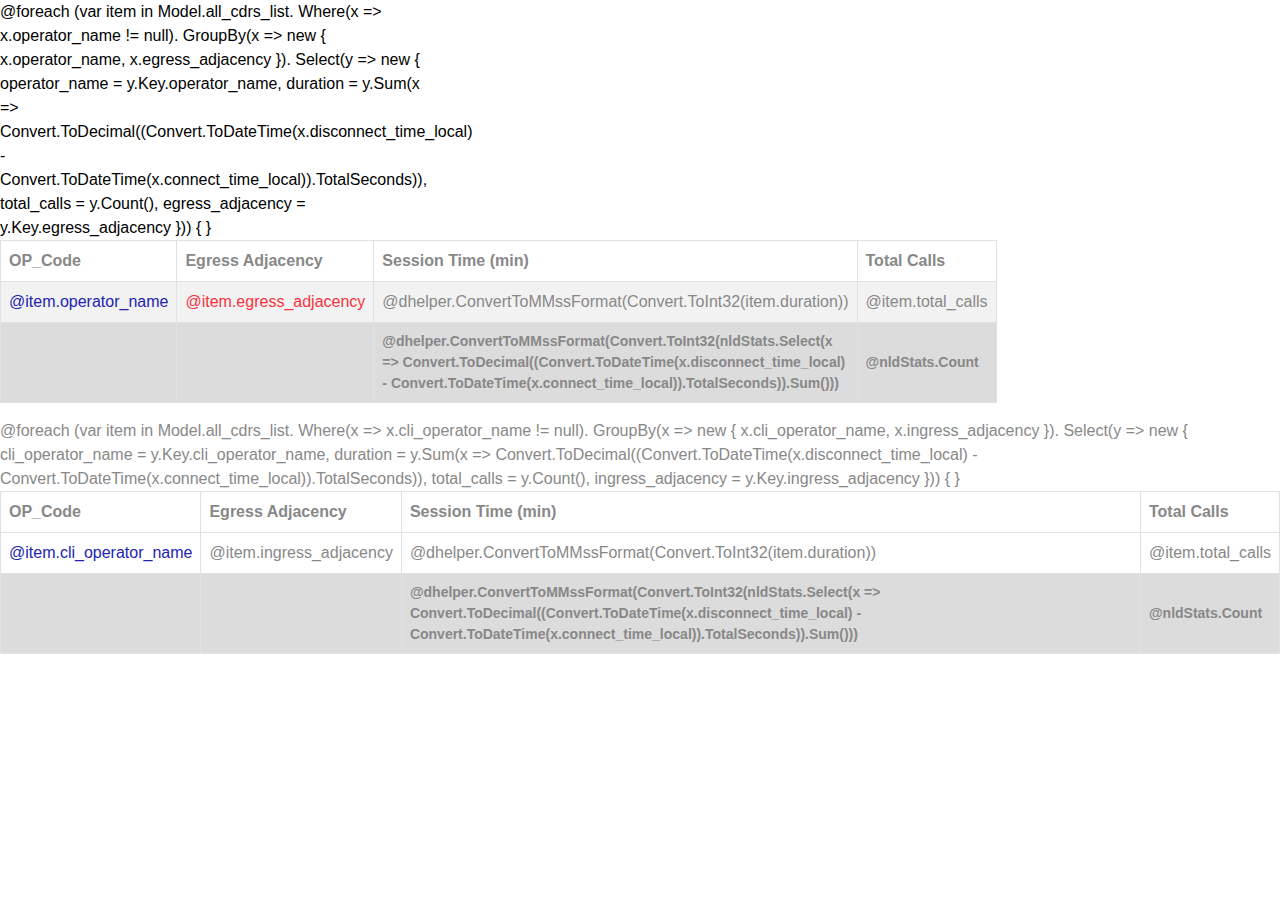
<file: Table.html>
<!DOCTYPE html>
<html lang="en">
<head>
    <meta charset="UTF-8">
    <meta http-equiv="X-UA-Compatible" content="IE=edge">
    <meta name="viewport" content="width=device-width, initial-scale=1.0">
    <title>Document</title>
    <link href="css/bootstrap.min.css" rel="stylesheet">

</head>
<body>
    
    <div class="col-md-4">
        <div class="row">
            <div class="col-md-12">
                <div class="table-primary cdr-table">
                        <table class="table table-striped cdr-table table-bordered table-responsive" id="operator-details">

                            <thead>
                                <tr>
                                    <th>
                                        OP_Code
                                    </th>
                                    <th>
                                        Egress Adjacency
                                    </th>
                                    <th>
                                        Session Time (min)
                                    </th>
                                    <th width="79">
                                        Total Calls
                                    </th>

                                </tr>
                            </thead>

                            <tbody>

                                @foreach (var item in Model.all_cdrs_list.
                                Where(x => x.operator_name != null).
                                GroupBy(x => new { x.operator_name, x.egress_adjacency }).
                                Select(y => new
                                {
                                    operator_name = y.Key.operator_name,
                                    duration = y.Sum(x => Convert.ToDecimal((Convert.ToDateTime(x.disconnect_time_local) - Convert.ToDateTime(x.connect_time_local)).TotalSeconds)),
                                    total_calls = y.Count(),
                                    egress_adjacency = y.Key.egress_adjacency
                                }))

                                {


                                    <tr style="background-color:white;">
                                        <td>
                                            <a class="open-generic-modal text-semibold" url="/CRUD/GetOPInfo?op_code=@item.operator_name" mdtitle="Pricing and Routing info for <b>@item.operator_name</b>">@item.operator_name</a>
                                        </td>
                                        <td> <span class="text-semibold filtercdrs text-primary" style="cursor:pointer" value="@item.egress_adjacency"> @item.egress_adjacency</span></td>
                                        <td data-sort="@item.duration">
                                            @dhelper.ConvertToMMssFormat(Convert.ToInt32(item.duration))
                                        </td>
                                        <td>
                                            @item.total_calls
                                        </td>

                                    </tr>

                                }
                            </tbody>
                            <tfoot style="background:gainsboro; font-size:14px">
                                <tr>
                                    <th></th>
                                    <th></th>
                                    <th>@dhelper.ConvertToMMssFormat(Convert.ToInt32(nldStats.Select(x => Convert.ToDecimal((Convert.ToDateTime(x.disconnect_time_local) - Convert.ToDateTime(x.connect_time_local)).TotalSeconds)).Sum()))</th>
                                    <th>@nldStats.Count</th>
                                </tr>
                            </tfoot>

                        </table>
                </div>
            </div>
        </div>
    </div>


    <table class="table table-bordered" id="operator-details" >
        <thead>
            <tr>
                <th scope="col">
                    OP_Code
                </th>
                <th scope="col">
                    Egress Adjacency
                </th>
                <th scope="col">
                    Session Time (min)
                </th>
                <th scope="col">
                    Total Calls
                </th>

            </tr>
        </thead>
        <tbody >
          <tr>
            @foreach (var item in Model.all_cdrs_list.
            Where(x => x.cli_operator_name != null).
            GroupBy(x => new { x.cli_operator_name, x.ingress_adjacency }).
            Select(y => new
            {
                cli_operator_name = y.Key.cli_operator_name,
                duration = y.Sum(x => Convert.ToDecimal((Convert.ToDateTime(x.disconnect_time_local) - Convert.ToDateTime(x.connect_time_local)).TotalSeconds)),
                total_calls = y.Count(),
                ingress_adjacency = y.Key.ingress_adjacency
            }))

            {


                <tr style="background-color:white;">
                    <td>
                        <a class="text-semibold">@item.cli_operator_name</a>
                    </td>
                    <td> <span class="text-semibold"> @item.ingress_adjacency</span></td>
                    <td data-sort="@item.duration">
                        @dhelper.ConvertToMMssFormat(Convert.ToInt32(item.duration))
                    </td>
                    <td>
                        @item.total_calls
                    </td>

                </tr>

            }

          </tr>
        </tbody>
        <tfoot style="background:gainsboro; font-size:14px">
            <tr>
                <th></th>
                <th></th>
                <th>@dhelper.ConvertToMMssFormat(Convert.ToInt32(nldStats.Select(x => Convert.ToDecimal((Convert.ToDateTime(x.disconnect_time_local) - Convert.ToDateTime(x.connect_time_local)).TotalSeconds)).Sum()))</th>
                <th>@nldStats.Count</th>
            </tr>
        </tfoot>

      </table>
</body>
</html>
</file>
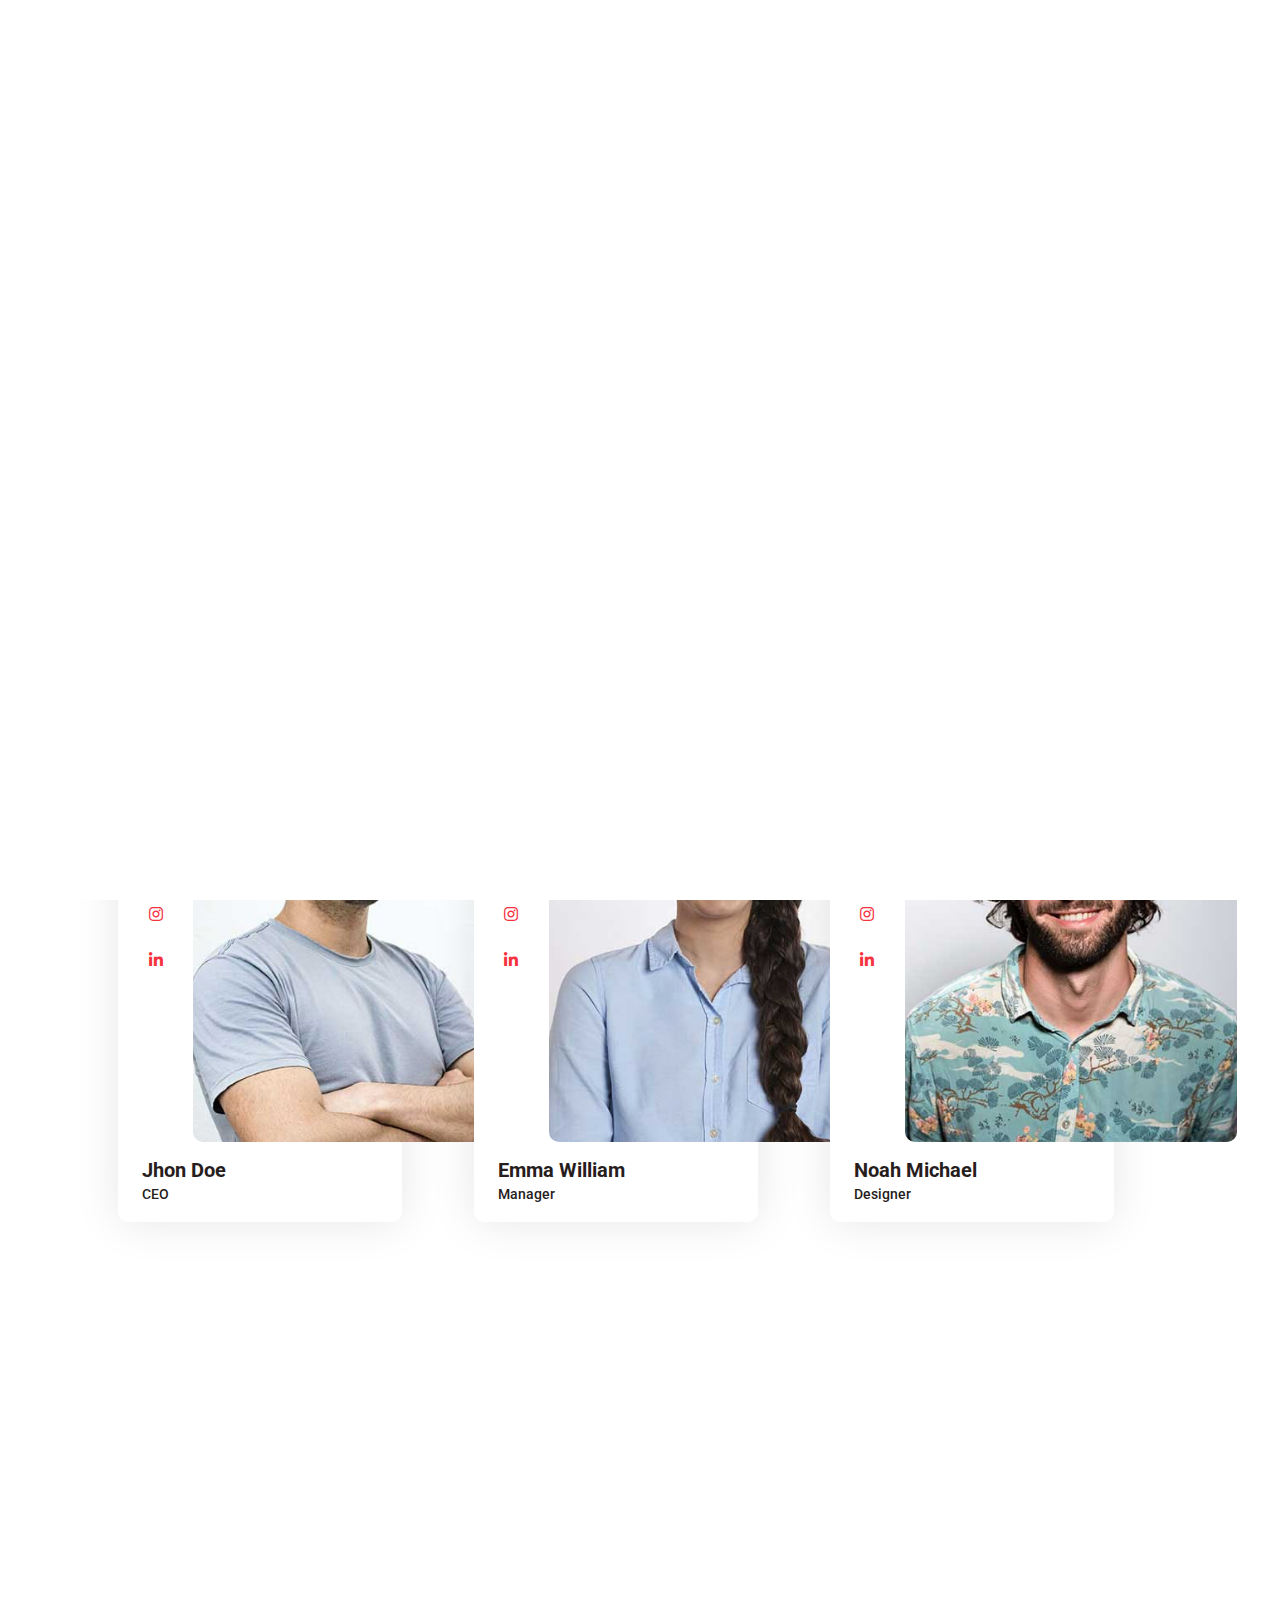
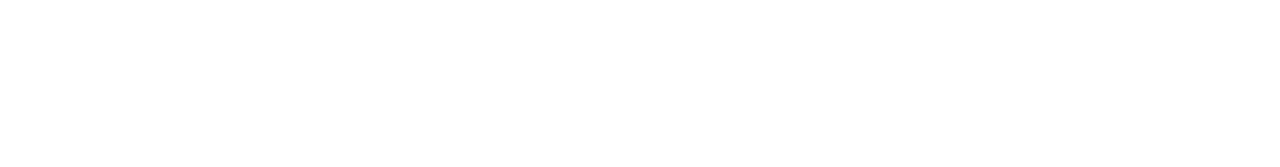
<file: team.html>
<!DOCTYPE html>
<html lang="en">

<head>
    <meta charset="utf-8">
    <title>SEO Master - SEO Agency Website Template</title>
    <meta content="width=device-width, initial-scale=1.0" name="viewport">
    <meta content="" name="keywords">
    <meta content="" name="description">

    <!-- Favicon -->
    <link href="/img/voipedlogo.png" rel="icon">

    <!-- Google Web Fonts -->
    <link rel="preconnect" href="https://fonts.googleapis.com">
    <link rel="preconnect" href="https://fonts.gstatic.com" crossorigin>
    <link href="https://fonts.googleapis.com/css2?family=Heebo:wght@400;500&family=Roboto:wght@400;500;700&display=swap" rel="stylesheet"> 

    <!-- Icon Font Stylesheet -->
    <link href="https://cdnjs.cloudflare.com/ajax/libs/font-awesome/5.10.0/css/all.min.css" rel="stylesheet">
    <link href="https://cdn.jsdelivr.net/npm/bootstrap-icons@1.4.1/font/bootstrap-icons.css" rel="stylesheet">

    <!-- Libraries Stylesheet -->
    <link href="lib/animate/animate.min.css" rel="stylesheet">
    <link href="lib/owlcarousel/assets/owl.carousel.min.css" rel="stylesheet">
    <link href="lib/lightbox/css/lightbox.min.css" rel="stylesheet">

    <!-- Customized Bootstrap Stylesheet -->
    <link href="css/bootstrap.min.css" rel="stylesheet">

    <!-- Template Stylesheet -->
    <link href="css/style.css" rel="stylesheet">
</head>

<body class="main-body">
    <div class="container-xxl p-0">
        <!-- Spinner Start -->
        <div id="spinner" class="show bg-white position-fixed translate-middle w-100 vh-100 top-50 start-50 d-flex align-items-center justify-content-center">
            <div class="spinner-grow text-primary" style="width: 3rem; height: 3rem;" role="status">
                <span class="sr-only">Loading...</span>
            </div>
        </div>
        <!-- Spinner End -->


        <!-- Navbar & Hero Start -->
        <div class="container-xxl position-relative p-0">
            <nav class="navbar navbar-expand-lg navbar-light px-4 px-lg-5 py-3 py-lg-0">
                <a href="" class="navbar-brand p-0">
                    <h1 class="m-0"><i class="fa fa-search me-2"></i>SEO<span class="fs-5">Master</span></h1>
                    <!-- <img src="img/logo.png" alt="Logo"> -->
                </a>
                <button class="navbar-toggler" type="button" data-bs-toggle="collapse" data-bs-target="#navbarCollapse">
                    <span class="fa fa-bars"></span>
                </button>
                <div class="collapse navbar-collapse" id="navbarCollapse">
                    <div class="navbar-nav ms-auto py-0">
                        <a href="index.html" class="nav-item nav-link">Home</a>
                        <a href="about.html" class="nav-item nav-link">About</a>
                        <a href="service.html" class="nav-item nav-link">Service</a>
                        <a href="project.html" class="nav-item nav-link">Project</a>
                        <div class="nav-item dropdown">
                            <a href="#" class="nav-link dropdown-toggle active" data-bs-toggle="dropdown">Pages</a>
                            <div class="dropdown-menu m-0">
                                <a href="team.html" class="dropdown-item active">Our Team</a>
                                <a href="testimonial.html" class="dropdown-item">Testimonial</a>
                                <a href="404.html" class="dropdown-item">404 Page</a>
                            </div>
                        </div>
                        <a href="contact.html" class="nav-item nav-link">Contact</a>
                    </div>
                    <butaton type="button" class="btn text-secondary ms-3" data-bs-toggle="modal" data-bs-target="#searchModal"><i class="fa fa-search"></i></butaton>
                    <a href="https://htmlcodex.com/startup-company-website-template" class="btn btn-secondary text-light rounded-pill py-2 px-4 ms-3">Pro Version</a>
                </div>
            </nav>

            <div class="container-xxl py-5 bg-primary hero-header mb-5">
                <div class="container my-5 py-5 px-lg-5">
                    <div class="row g-5 py-5">
                        <div class="col-12 text-center">
                            <h1 class="text-white animated zoomIn">Our Team</h1>
                            <hr class="bg-white mx-auto mt-0" style="width: 90px;">
                            <nav aria-label="breadcrumb">
                                <ol class="breadcrumb justify-content-center">
                                    <li class="breadcrumb-item"><a class="text-white" href="#">Home</a></li>
                                    <li class="breadcrumb-item"><a class="text-white" href="#">Pages</a></li>
                                    <li class="breadcrumb-item text-white active" aria-current="page">Team</li>
                                </ol>
                            </nav>
                        </div>
                    </div>
                </div>
            </div>
        </div>
        <!-- Navbar & Hero End -->


        <!-- Full Screen Search Start -->
        <div class="modal fade" id="searchModal" tabindex="-1">
            <div class="modal-dialog modal-fullscreen">
                <div class="modal-content" style="background: rgba(29, 29, 39, 0.7);">
                    <div class="modal-header border-0">
                        <button type="button" class="btn bg-white btn-close" data-bs-dismiss="modal" aria-label="Close"></button>
                    </div>
                    <div class="modal-body d-flex align-items-center justify-content-center">
                        <div class="input-group" style="max-width: 600px;">
                            <input type="text" class="form-control bg-transparent border-light p-3" placeholder="Type search keyword">
                            <button class="btn btn-light px-4"><i class="bi bi-search"></i></button>
                        </div>
                    </div>
                </div>
            </div>
        </div>
        <!-- Full Screen Search End -->


        <!-- Team Start -->
        <div class="container-xxl py-5">
            <div class="container px-lg-5">
                <div class="section-title position-relative text-center mb-5 pb-2 wow fadeInUp" data-wow-delay="0.1s">
                    <h6 class="position-relative d-inline text-primary ps-4">Our Team</h6>
                    <h2 class="mt-2">Meet Our Team Members</h2>
                </div>
                <div class="row g-4">
                    <div class="col-lg-4 col-md-6 wow fadeInUp" data-wow-delay="0.1s">
                        <div class="team-item">
                            <div class="d-flex">
                                <div class="flex-shrink-0 d-flex flex-column align-items-center mt-4 pt-5" style="width: 75px;">
                                    <a class="btn btn-square text-primary bg-white my-1" href=""><i class="fab fa-facebook-f"></i></a>
                                    <a class="btn btn-square text-primary bg-white my-1" href=""><i class="fab fa-twitter"></i></a>
                                    <a class="btn btn-square text-primary bg-white my-1" href=""><i class="fab fa-instagram"></i></a>
                                    <a class="btn btn-square text-primary bg-white my-1" href=""><i class="fab fa-linkedin-in"></i></a>
                                </div>
                                <img class="img-fluid rounded w-100" src="img/team-1.jpg" alt="">
                            </div>
                            <div class="px-4 py-3">
                                <h5 class="fw-bold m-0">Jhon Doe</h5>
                                <small>CEO</small>
                            </div>
                        </div>
                    </div>
                    <div class="col-lg-4 col-md-6 wow fadeInUp" data-wow-delay="0.3s">
                        <div class="team-item">
                            <div class="d-flex">
                                <div class="flex-shrink-0 d-flex flex-column align-items-center mt-4 pt-5" style="width: 75px;">
                                    <a class="btn btn-square text-primary bg-white my-1" href=""><i class="fab fa-facebook-f"></i></a>
                                    <a class="btn btn-square text-primary bg-white my-1" href=""><i class="fab fa-twitter"></i></a>
                                    <a class="btn btn-square text-primary bg-white my-1" href=""><i class="fab fa-instagram"></i></a>
                                    <a class="btn btn-square text-primary bg-white my-1" href=""><i class="fab fa-linkedin-in"></i></a>
                                </div>
                                <img class="img-fluid rounded w-100" src="img/team-2.jpg" alt="">
                            </div>
                            <div class="px-4 py-3">
                                <h5 class="fw-bold m-0">Emma William</h5>
                                <small>Manager</small>
                            </div>
                        </div>
                    </div>
                    <div class="col-lg-4 col-md-6 wow fadeInUp" data-wow-delay="0.6s">
                        <div class="team-item">
                            <div class="d-flex">
                                <div class="flex-shrink-0 d-flex flex-column align-items-center mt-4 pt-5" style="width: 75px;">
                                    <a class="btn btn-square text-primary bg-white my-1" href=""><i class="fab fa-facebook-f"></i></a>
                                    <a class="btn btn-square text-primary bg-white my-1" href=""><i class="fab fa-twitter"></i></a>
                                    <a class="btn btn-square text-primary bg-white my-1" href=""><i class="fab fa-instagram"></i></a>
                                    <a class="btn btn-square text-primary bg-white my-1" href=""><i class="fab fa-linkedin-in"></i></a>
                                </div>
                                <img class="img-fluid rounded w-100" src="img/team-3.jpg" alt="">
                            </div>
                            <div class="px-4 py-3">
                                <h5 class="fw-bold m-0">Noah Michael</h5>
                                <small>Designer</small>
                            </div>
                        </div>
                    </div>
                </div>
            </div>
        </div>
        <!-- Team End -->
        

        <!-- Footer Start -->
        <div class="container-fluid bg-primary text-light footer mt-5 pt-5 wow fadeIn" data-wow-delay="0.1s">
            <div class="container py-5 px-lg-5">
                <div class="row g-5">
                    <div class="col-md-6 col-lg-3">
                        <h5 class="text-white mb-4">Get In Touch</h5>
                        <p><i class="fa fa-map-marker-alt me-3"></i>123 Street, New York, USA</p>
                        <p><i class="fa fa-phone-alt me-3"></i>+012 345 67890</p>
                        <p><i class="fa fa-envelope me-3"></i>info@example.com</p>
                        <div class="d-flex pt-2">
                            <a class="btn btn-outline-light btn-social" href=""><i class="fab fa-twitter"></i></a>
                            <a class="btn btn-outline-light btn-social" href=""><i class="fab fa-facebook-f"></i></a>
                            <a class="btn btn-outline-light btn-social" href=""><i class="fab fa-youtube"></i></a>
                            <a class="btn btn-outline-light btn-social" href=""><i class="fab fa-instagram"></i></a>
                            <a class="btn btn-outline-light btn-social" href=""><i class="fab fa-linkedin-in"></i></a>
                        </div>
                    </div>
                    <div class="col-md-6 col-lg-3">
                        <h5 class="text-white mb-4">Popular Link</h5>
                        <a class="btn btn-link" href="">About Us</a>
                        <a class="btn btn-link" href="">Contact Us</a>
                        <a class="btn btn-link" href="">Privacy Policy</a>
                        <a class="btn btn-link" href="">Terms & Condition</a>
                        <a class="btn btn-link" href="">Career</a>
                    </div>
                    <div class="col-md-6 col-lg-3">
                        <h5 class="text-white mb-4">Project Gallery</h5>
                        <div class="row g-2">
                            <div class="col-4">
                                <img class="img-fluid" src="img/portfolio-1.jpg" alt="Image">
                            </div>
                            <div class="col-4">
                                <img class="img-fluid" src="img/portfolio-2.jpg" alt="Image">
                            </div>
                            <div class="col-4">
                                <img class="img-fluid" src="img/portfolio-3.jpg" alt="Image">
                            </div>
                            <div class="col-4">
                                <img class="img-fluid" src="img/portfolio-4.jpg" alt="Image">
                            </div>
                            <div class="col-4">
                                <img class="img-fluid" src="img/portfolio-5.jpg" alt="Image">
                            </div>
                            <div class="col-4">
                                <img class="img-fluid" src="img/portfolio-6.jpg" alt="Image">
                            </div>
                        </div>
                    </div>
                    <div class="col-md-6 col-lg-3">
                        <h5 class="text-white mb-4">Newsletter</h5>
                        <p>Lorem ipsum dolor sit amet elit. Phasellus nec pretium mi. Curabitur facilisis ornare velit non vulpu</p>
                        <div class="position-relative w-100 mt-3">
                            <input class="form-control border-0 rounded-pill w-100 ps-4 pe-5" type="text" placeholder="Your Email" style="height: 48px;">
                            <button type="button" class="btn shadow-none position-absolute top-0 end-0 mt-1 me-2"><i class="fa fa-paper-plane text-primary fs-4"></i></button>
                        </div>
                    </div>
                </div>
            </div>
            <div class="container px-lg-5">
                <div class="copyright">
                    <div class="row">
                        <div class="col-md-6 text-center text-md-start mb-3 mb-md-0">
                            &copy; <a class="border-bottom" href="#">Your Site Name</a>, All Right Reserved. 
							
							<!--/*** This template is free as long as you keep the footer author’s credit link/attribution link/backlink. If you'd like to use the template without the footer author’s credit link/attribution link/backlink, you can purchase the Credit Removal License from "https://htmlcodex.com/credit-removal". Thank you for your support. ***/-->
							Designed By <a class="border-bottom" href="https://htmlcodex.com">HTML Codex</a>
                        </div>
                        <div class="col-md-6 text-center text-md-end">
                            <div class="footer-menu">
                                <a href="">Home</a>
                                <a href="">Cookies</a>
                                <a href="">Help</a>
                                <a href="">FQAs</a>
                            </div>
                        </div>
                    </div>
                </div>
            </div>
        </div>
        <!-- Footer End -->


        <!-- Back to Top -->
        <a href="#" class="btn btn-lg btn-primary btn-lg-square back-to-top pt-2"><i class="bi bi-arrow-up"></i></a>
    </div>

    <!-- JavaScript Libraries -->
    <script src="https://code.jquery.com/jquery-3.4.1.min.js"></script>
    <script src="https://cdn.jsdelivr.net/npm/bootstrap@5.0.0/dist/js/bootstrap.bundle.min.js"></script>
    <script src="lib/wow/wow.min.js"></script>
    <script src="lib/easing/easing.min.js"></script>
    <script src="lib/waypoints/waypoints.min.js"></script>
    <script src="lib/owlcarousel/owl.carousel.min.js"></script>
    <script src="lib/isotope/isotope.pkgd.min.js"></script>
    <script src="lib/lightbox/js/lightbox.min.js"></script>

    <!-- Template Javascript -->
    <script src="js/main.js"></script>
</body>

</html>
</file>
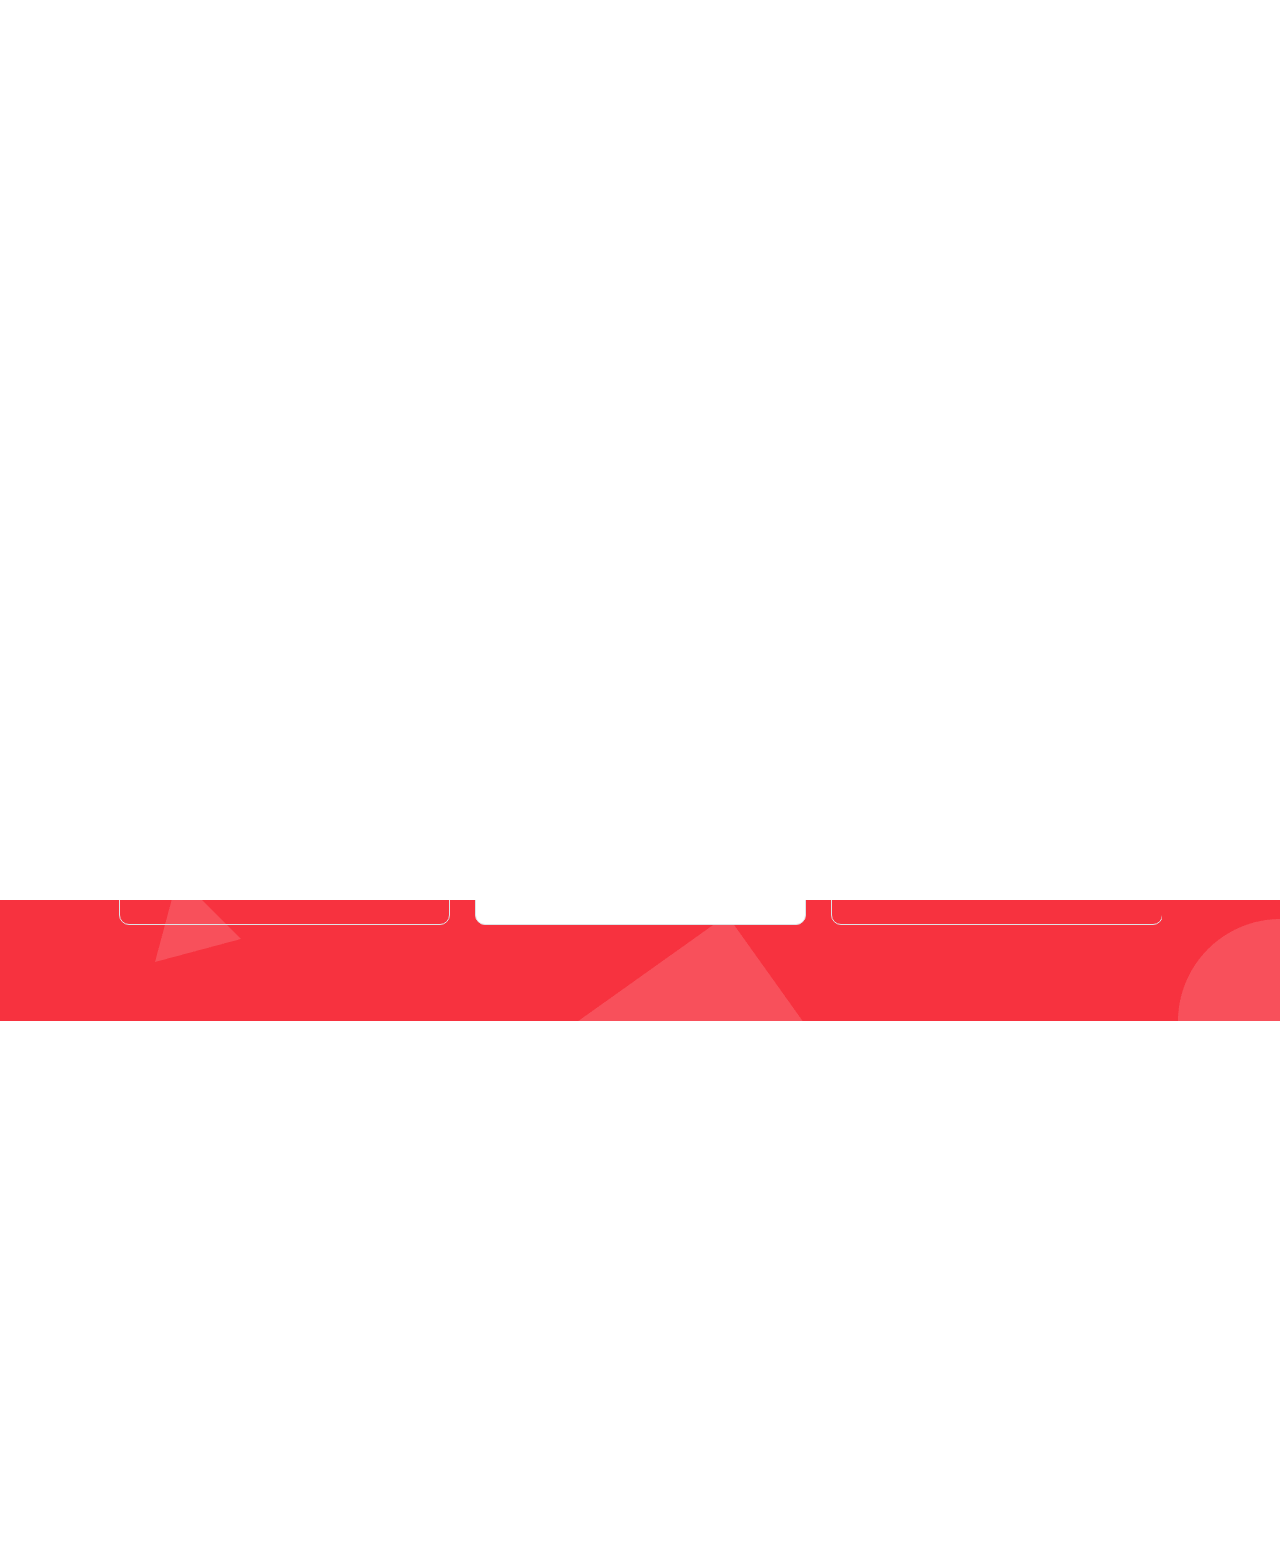
<file: testimonial.html>
<!DOCTYPE html>
<html lang="en">

<head>
    <meta charset="utf-8">
    <title>SEO Master - SEO Agency Website Template</title>
    <meta content="width=device-width, initial-scale=1.0" name="viewport">
    <meta content="" name="keywords">
    <meta content="" name="description">

    <!-- Favicon -->
    <link href="/img/voipedlogo.png" rel="icon">

    <!-- Google Web Fonts -->
    <link rel="preconnect" href="https://fonts.googleapis.com">
    <link rel="preconnect" href="https://fonts.gstatic.com" crossorigin>
    <link href="https://fonts.googleapis.com/css2?family=Heebo:wght@400;500&family=Roboto:wght@400;500;700&display=swap" rel="stylesheet"> 

    <!-- Icon Font Stylesheet -->
    <link href="https://cdnjs.cloudflare.com/ajax/libs/font-awesome/5.10.0/css/all.min.css" rel="stylesheet">
    <link href="https://cdn.jsdelivr.net/npm/bootstrap-icons@1.4.1/font/bootstrap-icons.css" rel="stylesheet">

    <!-- Libraries Stylesheet -->
    <link href="lib/animate/animate.min.css" rel="stylesheet">
    <link href="lib/owlcarousel/assets/owl.carousel.min.css" rel="stylesheet">
    <link href="lib/lightbox/css/lightbox.min.css" rel="stylesheet">

    <!-- Customized Bootstrap Stylesheet -->
    <link href="css/bootstrap.min.css" rel="stylesheet">

    <!-- Template Stylesheet -->
    <link href="css/style.css" rel="stylesheet">
</head>

<body class="main-body">
    <div class="container-xxl p-0">
        <!-- Spinner Start -->
        <div id="spinner" class="show bg-white position-fixed translate-middle w-100 vh-100 top-50 start-50 d-flex align-items-center justify-content-center">
            <div class="spinner-grow text-primary" style="width: 3rem; height: 3rem;" role="status">
                <span class="sr-only">Loading...</span>
            </div>
        </div>
        <!-- Spinner End -->


        <!-- Navbar & Hero Start -->
        <div class="container-xxl position-relative p-0">
            <nav class="navbar navbar-expand-lg navbar-light px-4 px-lg-5 py-3 py-lg-0">
                <a href="" class="navbar-brand p-0">
                    <h1 class="m-0"><i class="fa fa-search me-2"></i>SEO<span class="fs-5">Master</span></h1>
                    <!-- <img src="img/logo.png" alt="Logo"> -->
                </a>
                <button class="navbar-toggler" type="button" data-bs-toggle="collapse" data-bs-target="#navbarCollapse">
                    <span class="fa fa-bars"></span>
                </button>
                <div class="collapse navbar-collapse" id="navbarCollapse">
                    <div class="navbar-nav ms-auto py-0">
                        <a href="index.html" class="nav-item nav-link">Home</a>
                        <a href="about.html" class="nav-item nav-link">About</a>
                        <a href="service.html" class="nav-item nav-link">Service</a>
                        <a href="project.html" class="nav-item nav-link">Project</a>
                        <div class="nav-item dropdown">
                            <a href="#" class="nav-link dropdown-toggle active" data-bs-toggle="dropdown">Pages</a>
                            <div class="dropdown-menu m-0">
                                <a href="team.html" class="dropdown-item">Our Team</a>
                                <a href="testimonial.html" class="dropdown-item active">Testimonial</a>
                                <a href="404.html" class="dropdown-item">404 Page</a>
                            </div>
                        </div>
                        <a href="contact.html" class="nav-item nav-link">Contact</a>
                    </div>
                    <butaton type="button" class="btn text-secondary ms-3" data-bs-toggle="modal" data-bs-target="#searchModal"><i class="fa fa-search"></i></butaton>
                    <a href="https://htmlcodex.com/startup-company-website-template" class="btn btn-secondary text-light rounded-pill py-2 px-4 ms-3">Pro Version</a>
                </div>
            </nav>

            <div class="container-xxl py-5 bg-primary hero-header mb-5">
                <div class="container my-5 py-5 px-lg-5">
                    <div class="row g-5 py-5">
                        <div class="col-12 text-center">
                            <h1 class="text-white animated zoomIn">Testimonial</h1>
                            <hr class="bg-white mx-auto mt-0" style="width: 90px;">
                            <nav aria-label="breadcrumb">
                                <ol class="breadcrumb justify-content-center">
                                    <li class="breadcrumb-item"><a class="text-white" href="#">Home</a></li>
                                    <li class="breadcrumb-item"><a class="text-white" href="#">Pages</a></li>
                                    <li class="breadcrumb-item text-white active" aria-current="page">Testimonial</li>
                                </ol>
                            </nav>
                        </div>
                    </div>
                </div>
            </div>
        </div>
        <!-- Navbar & Hero End -->


        <!-- Full Screen Search Start -->
        <div class="modal fade" id="searchModal" tabindex="-1">
            <div class="modal-dialog modal-fullscreen">
                <div class="modal-content" style="background: rgba(29, 29, 39, 0.7);">
                    <div class="modal-header border-0">
                        <button type="button" class="btn bg-white btn-close" data-bs-dismiss="modal" aria-label="Close"></button>
                    </div>
                    <div class="modal-body d-flex align-items-center justify-content-center">
                        <div class="input-group" style="max-width: 600px;">
                            <input type="text" class="form-control bg-transparent border-light p-3" placeholder="Type search keyword">
                            <button class="btn btn-light px-4"><i class="bi bi-search"></i></button>
                        </div>
                    </div>
                </div>
            </div>
        </div>
        <!-- Full Screen Search End -->


        <!-- Testimonial Start -->
        <div class="container-xxl bg-primary testimonial py-5 wow fadeInUp" data-wow-delay="0.1s" style="margin: 6rem 0;">
            <div class="container py-5 px-lg-5">
                <div class="owl-carousel testimonial-carousel">
                    <div class="testimonial-item bg-transparent border rounded text-white p-4">
                        <i class="fa fa-quote-left fa-2x mb-3"></i>
                        <p>Dolor et eos labore, stet justo sed est sed. Diam sed sed dolor stet amet eirmod eos labore diam</p>
                        <div class="d-flex align-items-center">
                            <img class="img-fluid flex-shrink-0 rounded-circle" src="img/testimonial-1.jpg" style="width: 50px; height: 50px;">
                            <div class="ps-3">
                                <h6 class="text-white mb-1">Client Name</h6>
                                <small>Profession</small>
                            </div>
                        </div>
                    </div>
                    <div class="testimonial-item bg-transparent border rounded text-white p-4">
                        <i class="fa fa-quote-left fa-2x mb-3"></i>
                        <p>Dolor et eos labore, stet justo sed est sed. Diam sed sed dolor stet amet eirmod eos labore diam</p>
                        <div class="d-flex align-items-center">
                            <img class="img-fluid flex-shrink-0 rounded-circle" src="img/testimonial-2.jpg" style="width: 50px; height: 50px;">
                            <div class="ps-3">
                                <h6 class="text-white mb-1">Client Name</h6>
                                <small>Profession</small>
                            </div>
                        </div>
                    </div>
                    <div class="testimonial-item bg-transparent border rounded text-white p-4">
                        <i class="fa fa-quote-left fa-2x mb-3"></i>
                        <p>Dolor et eos labore, stet justo sed est sed. Diam sed sed dolor stet amet eirmod eos labore diam</p>
                        <div class="d-flex align-items-center">
                            <img class="img-fluid flex-shrink-0 rounded-circle" src="img/testimonial-3.jpg" style="width: 50px; height: 50px;">
                            <div class="ps-3">
                                <h6 class="text-white mb-1">Client Name</h6>
                                <small>Profession</small>
                            </div>
                        </div>
                    </div>
                    <div class="testimonial-item bg-transparent border rounded text-white p-4">
                        <i class="fa fa-quote-left fa-2x mb-3"></i>
                        <p>Dolor et eos labore, stet justo sed est sed. Diam sed sed dolor stet amet eirmod eos labore diam</p>
                        <div class="d-flex align-items-center">
                            <img class="img-fluid flex-shrink-0 rounded-circle" src="img/testimonial-4.jpg" style="width: 50px; height: 50px;">
                            <div class="ps-3">
                                <h6 class="text-white mb-1">Client Name</h6>
                                <small>Profession</small>
                            </div>
                        </div>
                    </div>
                </div>
            </div>
        </div>
        <!-- Testimonial End -->
        

        <!-- Footer Start -->
        <div class="container-fluid bg-primary text-light footer mt-5 pt-5 wow fadeIn" data-wow-delay="0.1s">
            <div class="container py-5 px-lg-5">
                <div class="row g-5">
                    <div class="col-md-6 col-lg-3">
                        <h5 class="text-white mb-4">Get In Touch</h5>
                        <p><i class="fa fa-map-marker-alt me-3"></i>123 Street, New York, USA</p>
                        <p><i class="fa fa-phone-alt me-3"></i>+012 345 67890</p>
                        <p><i class="fa fa-envelope me-3"></i>info@example.com</p>
                        <div class="d-flex pt-2">
                            <a class="btn btn-outline-light btn-social" href=""><i class="fab fa-twitter"></i></a>
                            <a class="btn btn-outline-light btn-social" href=""><i class="fab fa-facebook-f"></i></a>
                            <a class="btn btn-outline-light btn-social" href=""><i class="fab fa-youtube"></i></a>
                            <a class="btn btn-outline-light btn-social" href=""><i class="fab fa-instagram"></i></a>
                            <a class="btn btn-outline-light btn-social" href=""><i class="fab fa-linkedin-in"></i></a>
                        </div>
                    </div>
                    <div class="col-md-6 col-lg-3">
                        <h5 class="text-white mb-4">Popular Link</h5>
                        <a class="btn btn-link" href="">About Us</a>
                        <a class="btn btn-link" href="">Contact Us</a>
                        <a class="btn btn-link" href="">Privacy Policy</a>
                        <a class="btn btn-link" href="">Terms & Condition</a>
                        <a class="btn btn-link" href="">Career</a>
                    </div>
                    <div class="col-md-6 col-lg-3">
                        <h5 class="text-white mb-4">Project Gallery</h5>
                        <div class="row g-2">
                            <div class="col-4">
                                <img class="img-fluid" src="img/portfolio-1.jpg" alt="Image">
                            </div>
                            <div class="col-4">
                                <img class="img-fluid" src="img/portfolio-2.jpg" alt="Image">
                            </div>
                            <div class="col-4">
                                <img class="img-fluid" src="img/portfolio-3.jpg" alt="Image">
                            </div>
                            <div class="col-4">
                                <img class="img-fluid" src="img/portfolio-4.jpg" alt="Image">
                            </div>
                            <div class="col-4">
                                <img class="img-fluid" src="img/portfolio-5.jpg" alt="Image">
                            </div>
                            <div class="col-4">
                                <img class="img-fluid" src="img/portfolio-6.jpg" alt="Image">
                            </div>
                        </div>
                    </div>
                    <div class="col-md-6 col-lg-3">
                        <h5 class="text-white mb-4">Newsletter</h5>
                        <p>Lorem ipsum dolor sit amet elit. Phasellus nec pretium mi. Curabitur facilisis ornare velit non vulpu</p>
                        <div class="position-relative w-100 mt-3">
                            <input class="form-control border-0 rounded-pill w-100 ps-4 pe-5" type="text" placeholder="Your Email" style="height: 48px;">
                            <button type="button" class="btn shadow-none position-absolute top-0 end-0 mt-1 me-2"><i class="fa fa-paper-plane text-primary fs-4"></i></button>
                        </div>
                    </div>
                </div>
            </div>
            <div class="container px-lg-5">
                <div class="copyright">
                    <div class="row">
                        <div class="col-md-6 text-center text-md-start mb-3 mb-md-0">
                            &copy; <a class="border-bottom" href="#">Your Site Name</a>, All Right Reserved. 
							
							<!--/*** This template is free as long as you keep the footer author’s credit link/attribution link/backlink. If you'd like to use the template without the footer author’s credit link/attribution link/backlink, you can purchase the Credit Removal License from "https://htmlcodex.com/credit-removal". Thank you for your support. ***/-->
							Designed By <a class="border-bottom" href="https://htmlcodex.com">HTML Codex</a>
                        </div>
                        <div class="col-md-6 text-center text-md-end">
                            <div class="footer-menu">
                                <a href="">Home</a>
                                <a href="">Cookies</a>
                                <a href="">Help</a>
                                <a href="">FQAs</a>
                            </div>
                        </div>
                    </div>
                </div>
            </div>
        </div>
        <!-- Footer End -->


        <!-- Back to Top -->
        <a href="#" class="btn btn-lg btn-primary btn-lg-square back-to-top pt-2"><i class="bi bi-arrow-up"></i></a>
    </div>

    <!-- JavaScript Libraries -->
    <script src="https://code.jquery.com/jquery-3.4.1.min.js"></script>
    <script src="https://cdn.jsdelivr.net/npm/bootstrap@5.0.0/dist/js/bootstrap.bundle.min.js"></script>
    <script src="lib/wow/wow.min.js"></script>
    <script src="lib/easing/easing.min.js"></script>
    <script src="lib/waypoints/waypoints.min.js"></script>
    <script src="lib/owlcarousel/owl.carousel.min.js"></script>
    <script src="lib/isotope/isotope.pkgd.min.js"></script>
    <script src="lib/lightbox/js/lightbox.min.js"></script>

    <!-- Template Javascript -->
    <script src="js/main.js"></script>
</body>

</html>
</file>
<file: css/style.css>
/********** Template CSS **********/
:root {
    --primary: #F7323F;
    --secondary: rgb(250, 201, 201);
    --light: #fff;
    --dark: #271d1d;
    --nav: #333;
    --gradient: #fff;
    --image-background: url(../img/bg-dot.png),
                        url(../img/bg-dot.png),
                        url(../img/bg-round.png),
                        url(../img/bg-tree.png),
                        url(../img/bg-bottom-hero.png);
    --footer-image: url(../img/footer.png);
    --logo: url(../img/logo-black.png);

}

body.dark {
    --secondary: #fff;
    --light: #1D1D27 !important;
    --dark: #f4f4f4;
    --nav: #fff;
    --filter: grayscale(100%);
    --gradient: linear-gradient(180deg, rgba(255, 255, 255, 0.15), rgba(255, 255, 255, 0));
    --image-background: url(../img/bg-dot.png),
                        url(../img/bg-dot.png),
                        url(../img/bg-round.png),
                        url(../img/bg-tree-dark.png),
                        url(../img/bg-bottom-hero-dark.png);
    --footer-image: url(../img/footer-dark.png);
    --logo: url(../img/logo_white.png);
}



/* switch mode */

.main-logo{
    background: var(--logo) center no-repeat;
    background-size: contain;
    width: 180px;
    height: 50px;
    margin-left: 10px !important;
}

.toggle-switch{
    border: 1px solid var(--dark);
    background: var(--light);
    height: 40px;
    width: 120px;
    border-radius: 20px;
}

.toggle-switch h3{
    color: var(--dark);

    font-size: 15px;
    margin-bottom: -2px;
}

.toggle-switch:hover{
    border-radius: 15px 50px;
    transition: 0.2s ease-in;
}

/* ends here */

/* New buttons */


/* new btns ends here */

/*** Spinner ***/
#spinner {
    opacity: 0;
    visibility: hidden;
    transition: opacity .5s ease-out, visibility 0s linear .5s;
    z-index: 99999;
}

#spinner.show {
    transition: opacity .5s ease-out, visibility 0s linear 0s;
    visibility: visible;
    opacity: 1;
}

.back-to-top {
    position: fixed;
    display: none;
    right: 45px;
    bottom: 45px;
    z-index: 99;
}


/*** Heading ***/
h1,
h2,
h3,
.fw-bold {
    font-weight: 700 !important;
}

h4,
h5,
h6,
.fw-medium {
    font-weight: 500 !important;
}


/*** Button ***/
.btn {
    font-weight: 500;
    transition: .5s;
}

.btn-1{
    background: var(--light);
    color: var(--dark);
}


.btn-square {
    width: 38px;
    height: 38px;
}

.btn-sm-square {
    width: 32px;
    height: 32px;
}

.btn-lg-square {
    width: 48px;
    height: 48px;
}

.btn-square,
.btn-sm-square,
.btn-lg-square {
    padding: 0;
    display: flex;
    align-items: center;
    justify-content: center;
    font-weight: normal;
    border-radius: 50px;
}


/*** Navbar ***/
.navbar-light .navbar-nav .nav-link {
    position: relative;
    margin-left: 25px;
    padding: 35px 0;
    color: var(--light) !important;
    outline: none;
    transition: .5s;
}

.sticky-top.navbar-light .navbar-nav .nav-link {
    padding: 20px 0;
    color: var(--dark) !important;
}

.navbar-light .navbar-nav .nav-link:hover,
.navbar-light .navbar-nav .nav-link.active {
    color: var(--nav) !important;
    text-decoration: line-through;
}

.navbar-light .navbar-brand h1 {
    color: var(--primary);
    padding: 0 10px;
}

.navbar-light .navbar-brand img {
    max-height: 60px;
    padding: 10px;
    transition: .5s;
}



.navbar-brand{
    background: var(--light);
    border-radius: 15px 50px;
    transition: 0.5s ease-in;
    width: 250px;
}


@media (max-width: 991.98px) {
    .sticky-top.navbar-light {
        position: relative;
        background: #FFFFFF;
    }

    .navbar-light .navbar-collapse {
        margin-top: 15px;
        border-top: 1px solid #DDDDDD;
    }

    .navbar-light .navbar-nav .nav-link,
    .sticky-top.navbar-light .navbar-nav .nav-link {
        padding: 10px 0;
        margin-left: 0;
        color: var(--dark) !important;
    }

    .navbar-light .navbar-brand h1 {
        color: var(--primary);
    }

    .navbar-light .navbar-brand img {
        max-height: 45px;
    }
}

@media (min-width: 992px) {
    .navbar-light {
        position: absolute;
        width: 100%;
        top: 0;
        left: 0;
        border-bottom: 1px solid rgba(256, 256, 256, .1);
        z-index: 999;
    }
    
    .sticky-top.navbar-light {
        position: fixed;
        background: var(--light);
    }

    .navbar-light .navbar-nav .nav-link::before {
        position: absolute;
        content: "";
        width: 0;
        height: 2px;
        bottom: -1px;
        left: 50%;
        background: var(--secondary);
        transition: .5s;
    }

    .navbar-light .navbar-nav .nav-link:hover::before,
    .navbar-light .navbar-nav .nav-link.active::before {
        width: 100%;
        left: 0;
    }

    .navbar-light .navbar-nav .nav-link.nav-contact::before {
        display: none;
    }

    .sticky-top.navbar-light .navbar-brand h1 {
        color: var(--primary);
    }
}


/*** Hero Header ***/
.hero-header {
    background: var(--image-background);
    background-position:
        10px 10px,
        bottom 190px right 10px,
        left 55% top -1px,
        left 45% bottom -1px,
        center bottom -1px;
        background-size: 100px auto, 150px  auto, 200px  auto, 10% auto, contain;
    background-repeat: no-repeat;
}



.dance-img {
    -webkit-animation: mover 1s infinite  alternate;
    animation: mover 1s infinite  alternate;
}
.dance-img {
    -webkit-animation: mover 1s infinite  alternate;
    animation: mover 1s infinite  alternate;
}
@-webkit-keyframes mover {
    0% { transform: translateY(0); }
    100% { transform: translateY(-10px); }
}
@keyframes mover {
    0% { transform: translateY(0); }
    100% { transform: translateY(-10px); }
}




/*** Section Title ***/
.section-title::before {
    position: absolute;
    content: "";
    width: 45px;
    height: 4px;
    bottom: 0;
    left: 0;
    background: var(--dark);
}

.section-title::after {
    position: absolute;
    content: "";
    width: 4px;
    height: 4px;
    bottom: 0;
    left: 50px;
    background: var(--dark);
}

.section-title.text-center::before {
    left: 50%;
    margin-left: -25px;
}

.section-title.text-center::after {
    left: 50%;
    margin-left: 25px;
}

.section-title h6::before,
.section-title h6::after {
    position: absolute;
    content: "";
    width: 10px;
    height: 10px;
    top: 2px;
    left: 0;
    background: rgba(177, 33, 33, 0.5);
}

.section-title h6::after {
    top: 5px;
    left: 3px;
}


/*** Service ***/
.service-item {
    position: relative;
    height: 350px;
    padding: 30px 25px;
    background: var(--gradient);
    box-shadow: 1px 3px 45px rgba(0, 0, 0, .2);
    transition: .5s;
}

.service-item:hover {
    background: var(--primary);
}

.service-item .service-icon {
    margin: 0 auto 20px auto;
    width: 90px;
    height: 90px;
    display: flex;
    align-items: center;
    justify-content: center;
    color: #fff;
    background: url(../img/icon-shape-primary.png) center center no-repeat;
    transition: .5s;
}

.service-item:hover .service-icon {
    color: var(--primary);
    background: url(../img/icon-shape-white.png);
}

.service-item h5,
.service-item p {
    transition: .5s;
}

.service-item:hover h5,
.service-item:hover p {
    color: var(--light);
}

.service-item a.btn {
    position: relative;
    display: flex;
    color: var(--primary);
    transition: .5s;
    z-index: 1;
}

.service-item:hover a.btn {
    color: var(--primary);
}

.service-item a.btn::before {
    position: absolute;
    content: "";
    width: 35px;
    height: 35px;
    top: 0;
    left: 0;
    border-radius: 35px;
    background: #DDDDDD;
    transition: .5s;
    z-index: -1;
}

.service-item:hover a.btn::before {
    width: 100%;
    background: var(--light);
}

/* btn 2 */



/*** Testimonial ***/
.newsletter,
.testimonial {
    background:
        url(../img/bg-top.png),
        url(../img/bg-bottom.png);
    background-position:
        left top,
        right bottom;
    background-repeat: no-repeat;
}

.testimonial-carousel .owl-item .testimonial-item,
.testimonial-carousel .owl-item.center .testimonial-item * {
    transition: .5s;
}

.testimonial-carousel .owl-item.center .testimonial-item {
    background: var(--light) !important;
    border-color: var(--light);
}

.testimonial-carousel .owl-item.center .testimonial-item * {
    color: #888888;
}

.testimonial-carousel .owl-item.center .testimonial-item i {
    color: var(--primary) !important;
}

.testimonial-carousel .owl-item.center .testimonial-item h6 {
    color: var(--dark) !important;
}


/*** Team ***/
.team-item {
    position: relative;
    transition: .5s;
    z-index: 1;
}

.team-item::after {
    position: absolute;
    content: "";
    top: 3rem;
    right: 3rem;
    bottom: 0;
    left: 0;
    border-radius: 10px;
    background: var(--gradient);
    box-shadow: 0 0 45px rgba(0, 0, 0, .1);
    transition: .5s;
    z-index: -1;
}

.team-item:hover::after {
    background: var(--primary);
}

.team-item h5,
.team-item small {
    transition: .5s;
}

.team-item:hover h5,
.team-item:hover small {
    color: var(--light);
}


/*** Project Portfolio ***/
#portfolio-flters .btn {
    position: relative;
    display: inline-block;
    margin: 10px 4px 0 4px;
    transition: .5s;
}

#portfolio-flters .btn::after {
    position: absolute;
    content: "";
    right: -1px;
    bottom: -1px;
    border-left: 20px solid transparent;
    border-right: 0 solid transparent;
    border-bottom: 50px solid #FFFFFF;
}

#portfolio-flters .btn:hover,
#portfolio-flters .btn.active {
    color: var(--light);
    background: var(--primary);
}

.portfolio-overlay {
    position: absolute;
    display: flex;
    flex-direction: column;
    justify-content: center;
    width: 100%;
    height: 100%;
    padding: 30px;
    top: 0;
    left: 0;
    background: var(--primary);
    transition: .5s;
    z-index: 1;
    opacity: 0;
}

.portfolio-item:hover .portfolio-overlay {
    opacity: 1;
}

.portfolio-item .btn {
    position: absolute;
    width: 90px;
    height: 90px;
    top: 0px;
    right: 0px;
    display: flex;
    align-items: center;
    justify-content: center;
    background: url(../img/icon-shape-white.png) center center no-repeat;
    border: none;
    transition: .5s;
    opacity: 0;
    z-index: 2;
}

.portfolio-item:hover .btn {
    opacity: 1;
    transition-delay: .15s;
}


/*** Footer ***/
.footer {
    background: var(--footer-image) center center no-repeat;
    background-size: contain;
}

.footer .btn.btn-social {
    margin-right: 5px;
    width: 40px;
    height: 40px;
    display: flex;
    align-items: center;
    justify-content: center;
    color: var(--light);
    border: 1px solid rgba(256, 256, 256, .1);
    border-radius: 40px;
    transition: .3s;
}

.footer .btn.btn-social:hover {
    color: var(--primary);
}

.footer .btn.btn-link {
    display: block;
    margin-bottom: 10px;
    padding: 0;
    text-align: left;
    color: #fff;
    font-weight: normal;
    transition: .3s;
}

.footer .btn.btn-link::before {
    position: relative;
    content: "\f105";
    font-family: "Font Awesome 5 Free";
    font-weight: 900;
    margin-right: 10px;
}

.footer .btn.btn-link:hover {
    letter-spacing: 1px;
    box-shadow: none;
}

.footer .copyright {
    padding: 25px 0;
    font-size: 14px;
    border-top: 1px solid rgba(256, 256, 256, .1);
}

.footer .copyright a {
    color: var(--light);
}

.footer .footer-menu a {
    margin-right: 15px;
    padding-right: 15px;
    border-right: 1px solid rgba(255, 255, 255, .1);
}

.footer .footer-menu a:last-child {
    margin-right: 0;
    padding-right: 0;
    border-right: none;
}
</file>
